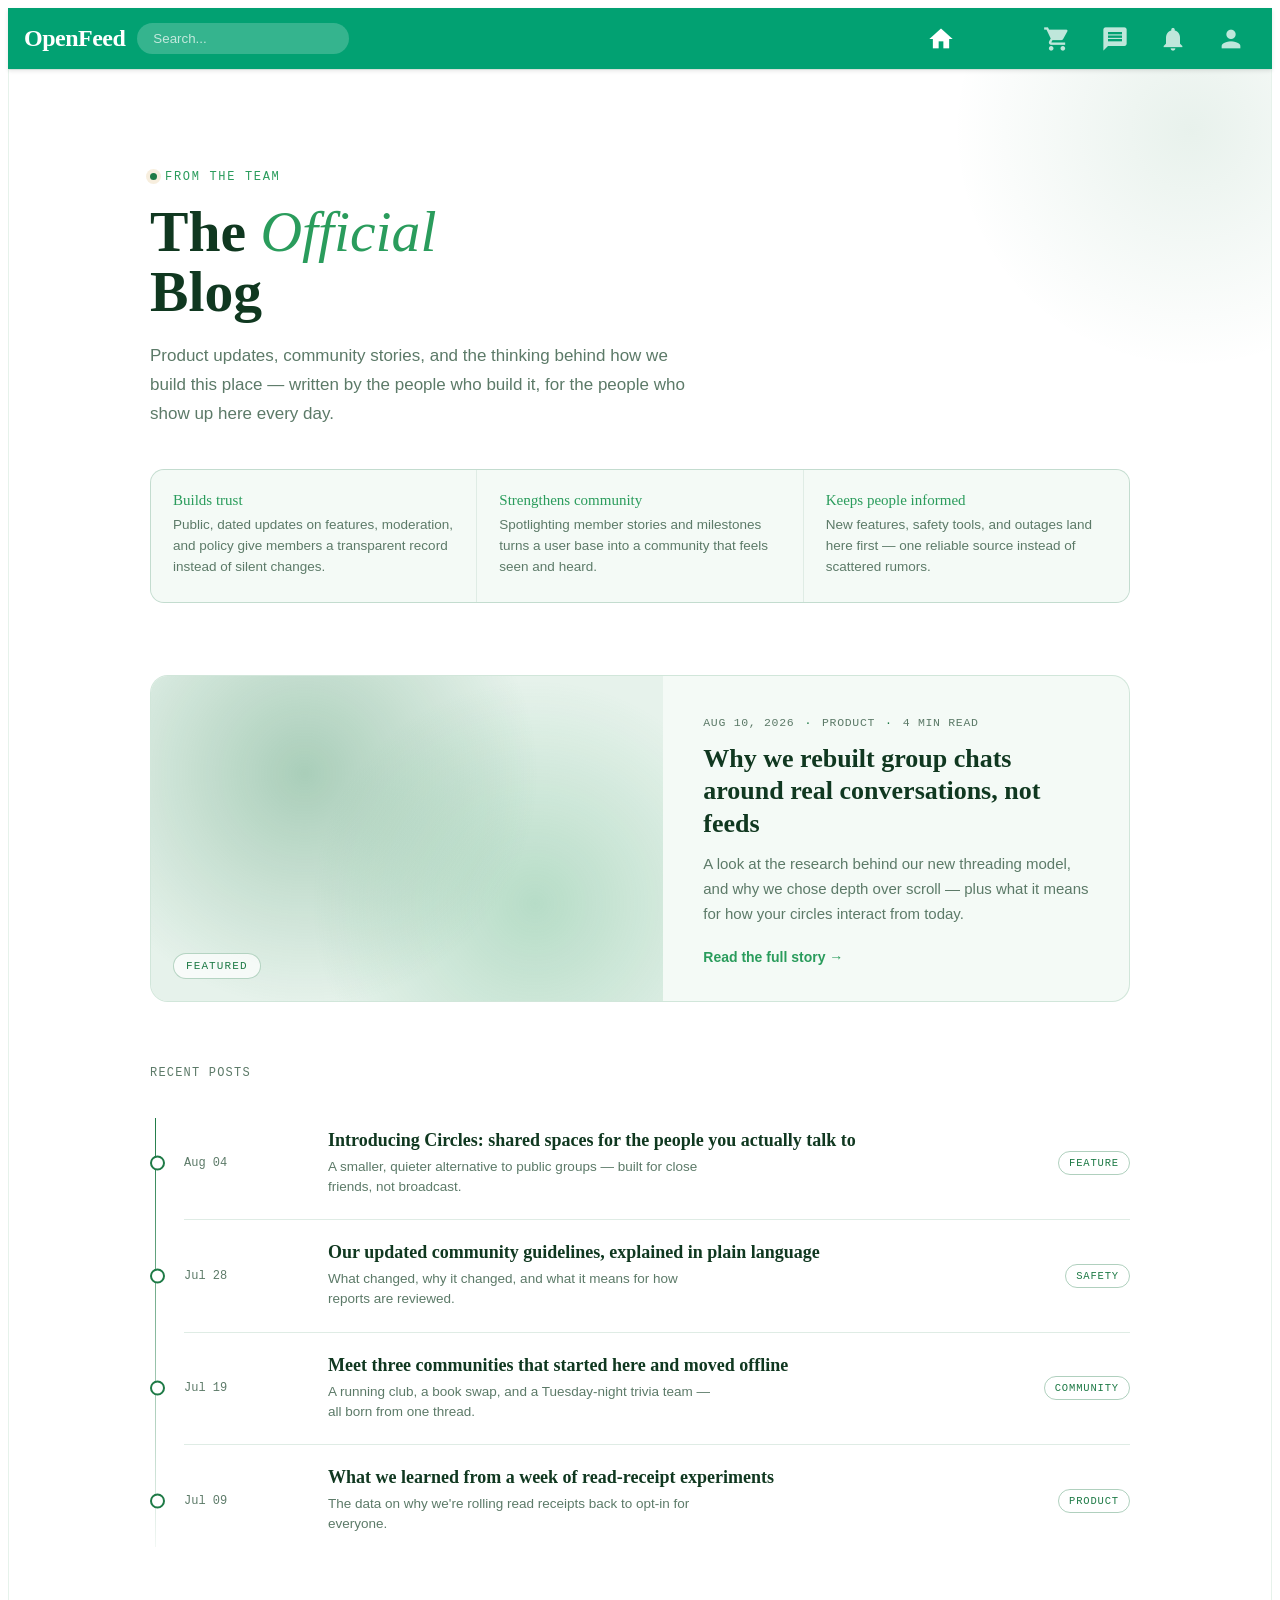
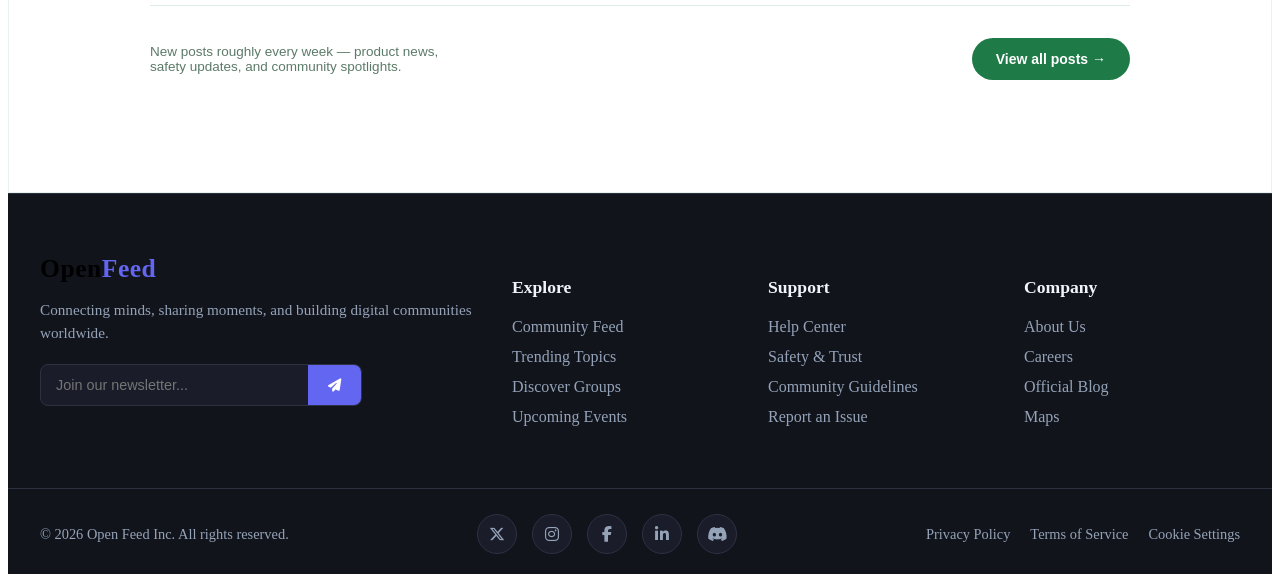
<file: blog.html>
<!DOCTYPE html>
<html lang="en">
<head>
    <meta charset="UTF-8">
    <meta name="viewport" content="width=device-width, initial-scale=1.0">
    <title>OpenFeed</title>
    <link rel="stylesheet" href="blog.css">

    <link rel="preconnect" href="https://fonts.googleapis.com">
    <link rel="preconnect" href="https://fonts.gstatic.com" crossorigin>
    <link href="https://fonts.googleapis.com/css2?family=Roboto:wght@300;400;500;700&display=swap" rel="stylesheet">
    <link href="https://fonts.googleapis.com/icon?family=Material+Icons" rel="stylesheet">
    <link rel="stylesheet" href="https://cdnjs.cloudflare.com/ajax/libs/font-awesome/6.5.2/css/all.min.css" />

</head>
<body>

    <nav class="navbar">
        <div class="nav-left">
            <h1>OpenFeed</h1>
            <input class="searchBar" type="text" placeholder="Search...">
        </div>
        <ul class="nav-links">
            <li class="nav-item">
                <a href="index.html" class="nav-link active">
                    <span class="material-icons">home</span>
                </a>
            </li>                                                                                                                                                                                                                                                                                                                                                                                                                           
            <li class="nav-item">
                <a href="videos.html" class="nav-link">
                    <span class="material-icons">play_circle</span>
                </a>
            </li>
            <li class="nav-item">
                <a href="market.html" class="nav-link">
                    <span class="material-icons">shopping_cart</span>
                </a>
            </li>
            <li class="nav-item">
                <a href="message.html" class="nav-link">
                    <span class="material-icons">message</span>
                </a>
            </li>
            <li class="nav-item">
                <a href="notification.html" class="nav-link">
                    <span class="material-icons">notifications</span>
                </a>
            </li>
            <li class="nav-item">
                <a href="person.html" class="nav-link">
                    <span class="material-icons">person</span>
                </a>
            </li>
        </ul>
    </nav>


    <section class="ob-section" id="official-blog" aria-labelledby="ob-heading">
  <div class="ob-container">

    <span class="ob-eyebrow">From the team</span>
    <h2 class="ob-title" id="ob-heading">The <em>Official</em> Blog</h2>
    <p class="ob-lede">
      Product updates, community stories, and the thinking behind how we build this place —
      written by the people who build it, for the people who show up here every day.
    </p>

    <!-- Why this blog matters -->
    <div class="ob-why">
      <div class="ob-why-item">
        <h3>Builds trust</h3>
        <p>Public, dated updates on features, moderation, and policy give members a transparent record instead of silent changes.</p>
      </div>
      <div class="ob-why-item">
        <h3>Strengthens community</h3>
        <p>Spotlighting member stories and milestones turns a user base into a community that feels seen and heard.</p>
      </div>
      <div class="ob-why-item">
        <h3>Keeps people informed</h3>
        <p>New features, safety tools, and outages land here first — one reliable source instead of scattered rumors.</p>
      </div>
    </div>

    <!-- Featured post -->
    <a class="ob-featured" href="#" style="text-decoration:none; color:inherit;">
      <div class="ob-featured-visual">
        <span>Featured</span>
      </div>
      <div class="ob-featured-body">
        <div class="ob-meta">
          <span>Aug 10, 2026</span><span class="ob-dot">·</span><span>Product</span><span class="ob-dot">·</span><span>4 min read</span>
        </div>
        <h3>Why we rebuilt group chats around real conversations, not feeds</h3>
        <p>
          A look at the research behind our new threading model, and why we chose depth over scroll —
          plus what it means for how your circles interact from today.
        </p>
        <span class="ob-link">Read the full story →</span>
      </div>
    </a>

    <!-- Thread of recent posts -->
    <p class="ob-thread-heading">Recent posts</p>
    <div class="ob-thread">

      <a class="ob-post" href="#">
        <span class="ob-post-date">Aug 04</span>
        <div class="ob-post-main">
          <h4>Introducing Circles: shared spaces for the people you actually talk to</h4>
          <p>A smaller, quieter alternative to public groups — built for close friends, not broadcast.</p>
        </div>
        <span class="ob-tag">Feature</span>
      </a>

      <a class="ob-post" href="#">
        <span class="ob-post-date">Jul 28</span>
        <div class="ob-post-main">
          <h4>Our updated community guidelines, explained in plain language</h4>
          <p>What changed, why it changed, and what it means for how reports are reviewed.</p>
        </div>
        <span class="ob-tag">Safety</span>
      </a>

      <a class="ob-post" href="#">
        <span class="ob-post-date">Jul 19</span>
        <div class="ob-post-main">
          <h4>Meet three communities that started here and moved offline</h4>
          <p>A running club, a book swap, and a Tuesday-night trivia team — all born from one thread.</p>
        </div>
        <span class="ob-tag">Community</span>
      </a>

      <a class="ob-post" href="#">
        <span class="ob-post-date">Jul 09</span>
        <div class="ob-post-main">
          <h4>What we learned from a week of read-receipt experiments</h4>
          <p>The data on why we're rolling read receipts back to opt-in for everyone.</p>
        </div>
        <span class="ob-tag">Product</span>
      </a>

    </div>

    <div class="ob-footer">
      <p>New posts roughly every week — product news, safety updates, and community spotlights.</p>
      <a class="ob-cta" href="#">View all posts →</a>
    </div>

  </div>
</section>


    <footer class="main-footer">
        <div class="footer-container">
            
            <!-- Column 1: Brand & Newsletter -->
            <div class="footer-col brand-newsletter">
                <h3 class="footer-logo">Open<span>Feed</span></h3>
                <p class="footer-tagline">Connecting minds, sharing moments, and building digital communities worldwide.</p>
                <form class="newsletter-form" action="#" method="POST">
                    <input type="email" placeholder="Join our newsletter..." required>
                    <button type="submit"><i class="fa-solid fa-paper-plane"></i></button>
                </form>
            </div>

            <!-- Column 2: Explore Links -->
            <div class="footer-col">
                <h4>Explore</h4>
                <ul>
                    <li><a href="#feed">Community Feed</a></li>
                    <li><a href="#trending">Trending Topics</a></li>
                    <li><a href="#groups">Discover Groups</a></li>
                    <li><a href="#events">Upcoming Events</a></li>
                </ul>
            </div>

            <!-- Column 3: Support Links -->
            <div class="footer-col">
                <h4>Support</h4>
                <ul>
                    <li><a href="#help">Help Center</a></li>
                    <li><a href="safety.html">Safety & Trust</a></li>
                    <li><a href="#guidelines">Community Guidelines</a></li>
                    <li><a href="#report">Report an Issue</a></li>
                </ul>
            </div>

            <!-- Column 4: Company Links -->
            <div class="footer-col">
                <h4>Company</h4>
                <ul>
                    <li><a href="/about.html">About Us</a></li>
                    <li><a href="/career.html">Careers</a></li>
                    <li><a href="/blog.html">Official Blog</a></li>
                    <li><a href="/maps.html">Maps</a></li>
                </ul>
            </div>

        </div>

        <!-- Footer Bottom: Socials and Legal -->
        <div class="footer-bottom">
            <div class="bottom-container">
                <p class="copyright">&copy; 2026 Open Feed Inc. All rights reserved.</p>
                
                <div class="social-links">
                    <a href="https://twitter.com" aria-label="Twitter" target="_blank"><i class="fa-brands fa-x-twitter"></i></a>
                    <a href="https://instagram.com" aria-label="Instagram" target="_blank"><i class="fa-brands fa-instagram"></i></a>
                    <a href="https://facebook.com" aria-label="Facebook" target="_blank"><i class="fa-brands fa-facebook-f"></i></a>
                    <a href="https://linkedin.com" aria-label="LinkedIn" target="_blank"><i class="fa-brands fa-linkedin-in"></i></a>
                    <a href="https://discord.com" aria-label="Discord" target="_blank"><i class="fa-brands fa-discord"></i></a>
                </div>

                <div class="legal-links">
                    <a href="#privacy">Privacy Policy</a>
                    <a href="#terms">Terms of Service</a>
                    <a href="#cookies">Cookie Settings</a>
                </div>
            </div>
        </div>
    </footer>
    <!-- END OF FOOTER -->

    <script src="maps.js" defer></script>
</body>
</html>
</file>
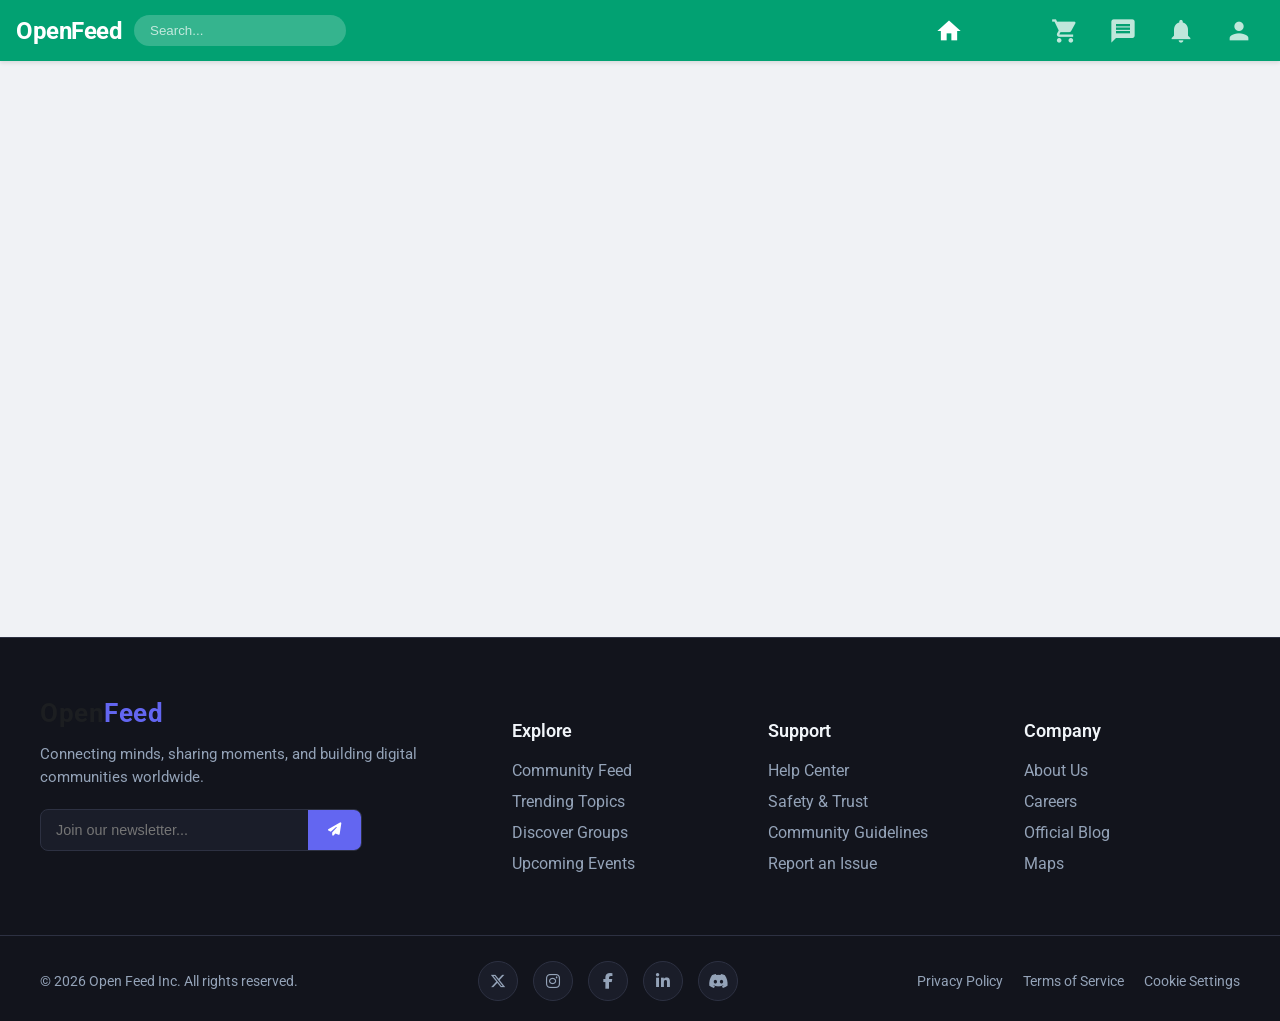
<file: maps.html>
<!DOCTYPE html>
<html lang="en">
<head>
    <meta charset="UTF-8">
    <meta name="viewport" content="width=device-width, initial-scale=1.0">
    <title>OpenFeed</title>
    <link rel="stylesheet" href="maps.css">

    <link rel="preconnect" href="https://fonts.googleapis.com">
    <link rel="preconnect" href="https://fonts.gstatic.com" crossorigin>
    <link href="https://fonts.googleapis.com/css2?family=Roboto:wght@300;400;500;700&display=swap" rel="stylesheet">
    <link href="https://fonts.googleapis.com/icon?family=Material+Icons" rel="stylesheet">
    <link rel="stylesheet" href="https://cdnjs.cloudflare.com/ajax/libs/font-awesome/6.5.2/css/all.min.css" />

</head>
<body>

    <nav class="navbar">
        <div class="nav-left">
            <h1>OpenFeed</h1>
            <input class="searchBar" type="text" placeholder="Search...">
        </div>
        <ul class="nav-links">
            <li class="nav-item">
                <a href="index.html" class="nav-link active">
                    <span class="material-icons">home</span>
                </a>
            </li>                                                                                                                                                                                                                                                                                                                                                                                                                           
            <li class="nav-item">
                <a href="videos.html" class="nav-link">
                    <span class="material-icons">play_circle</span>
                </a>
            </li>
            <li class="nav-item">
                <a href="market.html" class="nav-link">
                    <span class="material-icons">shopping_cart</span>
                </a>
            </li>
            <li class="nav-item">
                <a href="message.html" class="nav-link">
                    <span class="material-icons">message</span>
                </a>
            </li>
            <li class="nav-item">
                <a href="notification.html" class="nav-link">
                    <span class="material-icons">notifications</span>
                </a>
            </li>
            <li class="nav-item">
                <a href="person.html" class="nav-link">
                    <span class="material-icons">person</span>
                </a>
            </li>
        </ul>
    </nav>

    <div class="maps-container">
        <iframe src="https://www.google.com/maps/embed?pb=!1m18!1m12!1m3!1d31177.569946736436!2d27.838152449999995!3d-12.369783300000002!2m3!1f0!2f0!3f0!3m2!1i1024!2i768!4f13.1!3m3!1m2!1s0x196da1763637f709%3A0xaf10d0417316064!2sChililabombwe!5e0!3m2!1sen!2szm!4v1786384124138!5m2!1sen!2szm" width="600" height="450" style="border:0;" allowfullscreen="" loading="lazy" referrerpolicy="strict-origin-when-cross-origin"></iframe>
    </div>

     <footer class="main-footer">
        <div class="footer-container">
            
            <!-- Column 1: Brand & Newsletter -->
            <div class="footer-col brand-newsletter">
                <h3 class="footer-logo">Open<span>Feed</span></h3>
                <p class="footer-tagline">Connecting minds, sharing moments, and building digital communities worldwide.</p>
                <form class="newsletter-form" action="#" method="POST">
                    <input type="email" placeholder="Join our newsletter..." required>
                    <button type="submit"><i class="fa-solid fa-paper-plane"></i></button>
                </form>
            </div>

            <!-- Column 2: Explore Links -->
            <div class="footer-col">
                <h4>Explore</h4>
                <ul>
                    <li><a href="#feed">Community Feed</a></li>
                    <li><a href="#trending">Trending Topics</a></li>
                    <li><a href="#groups">Discover Groups</a></li>
                    <li><a href="#events">Upcoming Events</a></li>
                </ul>
            </div>

            <!-- Column 3: Support Links -->
            <div class="footer-col">
                <h4>Support</h4>
                <ul>
                    <li><a href="#help">Help Center</a></li>
                    <li><a href="safety.html">Safety & Trust</a></li>
                    <li><a href="#guidelines">Community Guidelines</a></li>
                    <li><a href="#report">Report an Issue</a></li>
                </ul>
            </div>

            <!-- Column 4: Company Links -->
            <div class="footer-col">
                <h4>Company</h4>
                <ul>
                    <li><a href="#about">About Us</a></li>
                    <li><a href="#careers">Careers</a></li>
                    <li><a href="#blog">Official Blog</a></li>
                    <li><a href="/maps.html">Maps</a></li>
                </ul>
            </div>

        </div>

        <!-- Footer Bottom: Socials and Legal -->
        <div class="footer-bottom">
            <div class="bottom-container">
                <p class="copyright">&copy; 2026 Open Feed Inc. All rights reserved.</p>
                
                <div class="social-links">
                    <a href="https://twitter.com" aria-label="Twitter" target="_blank"><i class="fa-brands fa-x-twitter"></i></a>
                    <a href="https://instagram.com" aria-label="Instagram" target="_blank"><i class="fa-brands fa-instagram"></i></a>
                    <a href="https://facebook.com" aria-label="Facebook" target="_blank"><i class="fa-brands fa-facebook-f"></i></a>
                    <a href="https://linkedin.com" aria-label="LinkedIn" target="_blank"><i class="fa-brands fa-linkedin-in"></i></a>
                    <a href="https://discord.com" aria-label="Discord" target="_blank"><i class="fa-brands fa-discord"></i></a>
                </div>

                <div class="legal-links">
                    <a href="#privacy">Privacy Policy</a>
                    <a href="#terms">Terms of Service</a>
                    <a href="#cookies">Cookie Settings</a>
                </div>
            </div>
        </div>
    </footer>
    <!-- END OF FOOTER -->

    <script src="maps.js" defer></script>
</body>
</html>
</file>
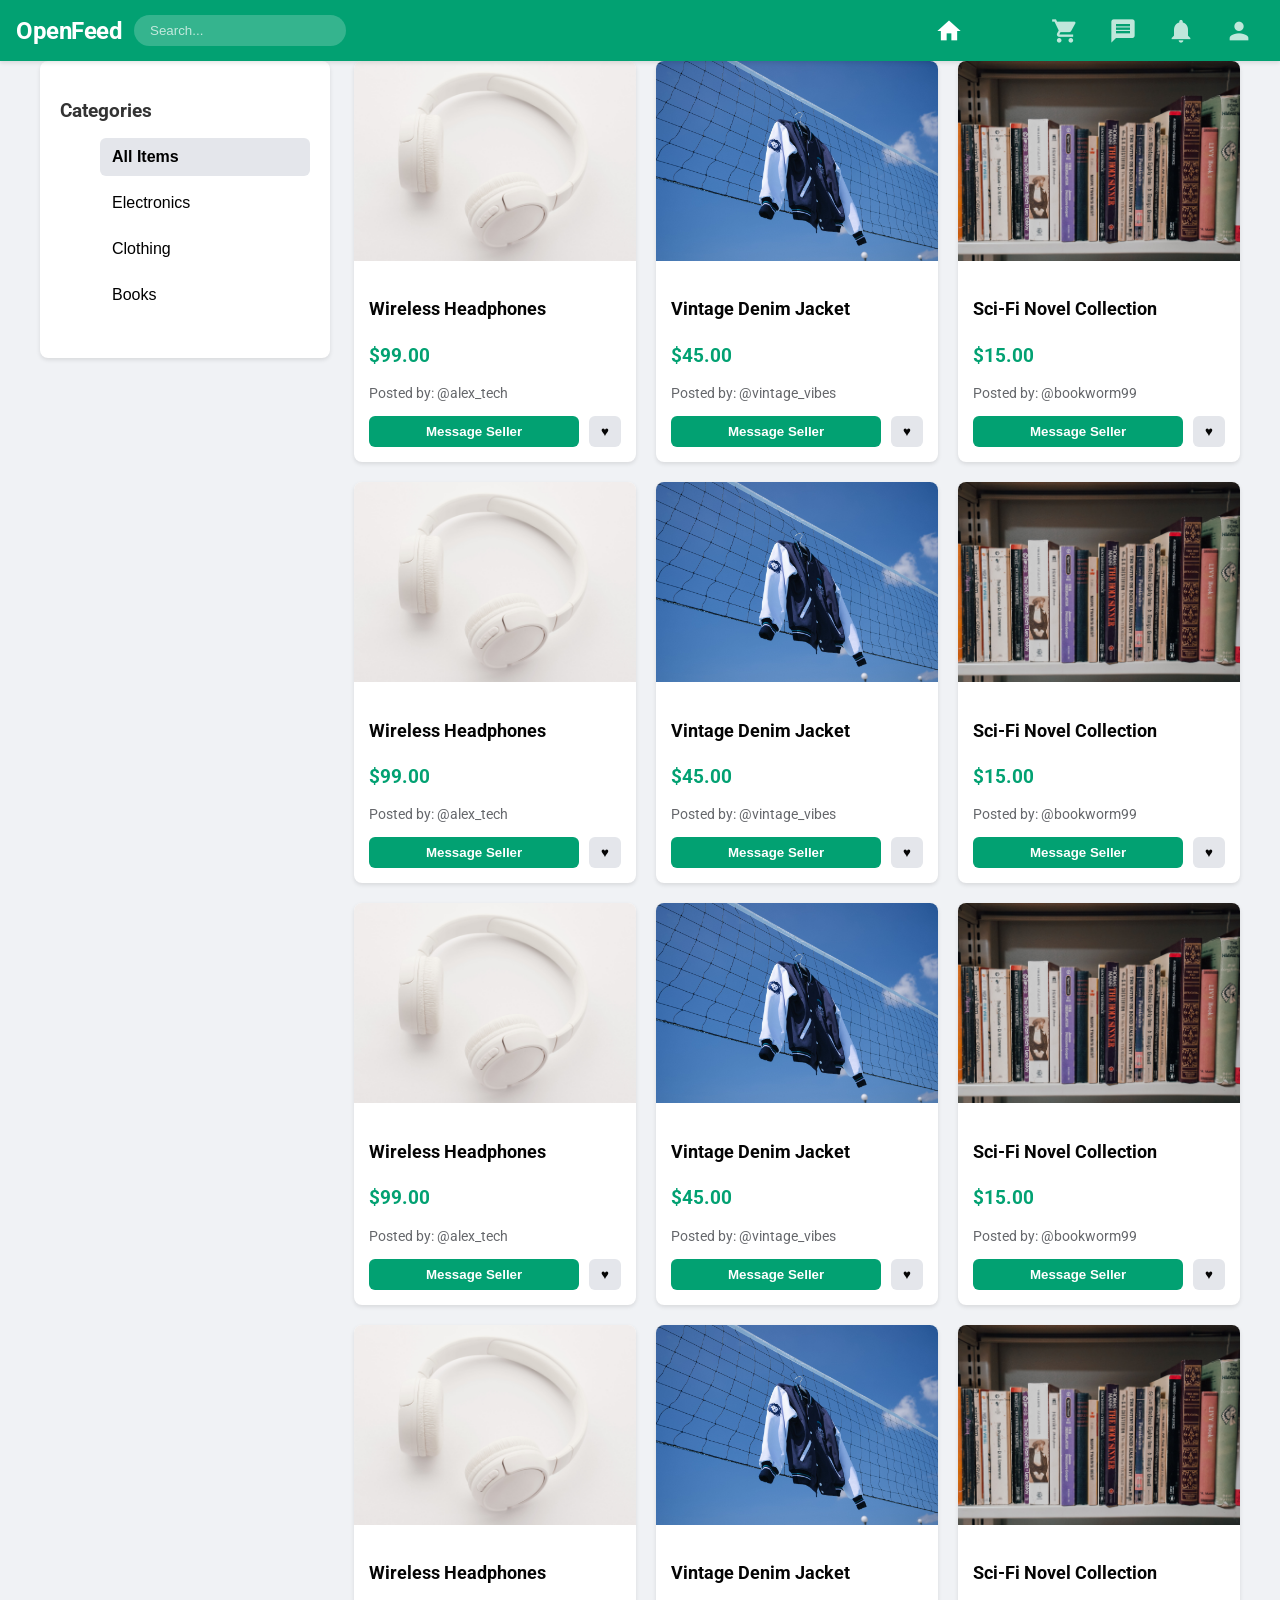
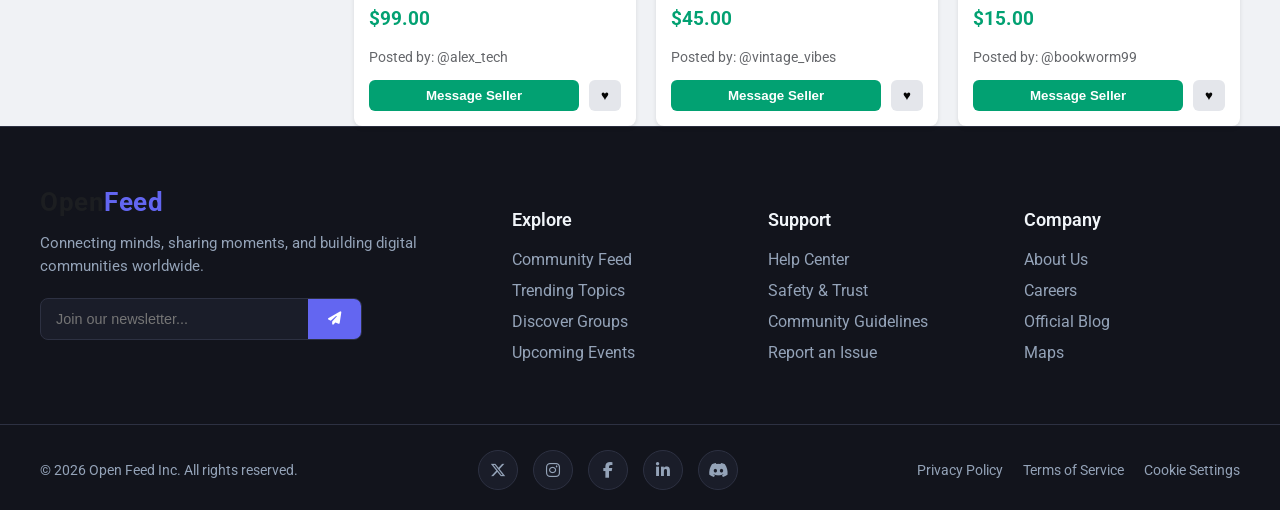
<file: market.html>
<!DOCTYPE html>
<html lang="en">
<head>
    <meta charset="UTF-8">
    <meta name="viewport" content="width=device-width, initial-scale=1.0">
    <title>Market</title>
    <link rel="stylesheet" href="market.css">

    <link rel="preconnect" href="https://fonts.googleapis.com">
    <link rel="preconnect" href="https://fonts.gstatic.com" crossorigin>
    <link href="https://fonts.googleapis.com/css2?family=Roboto:wght@300;400;500;700&display=swap" rel="stylesheet">
    <link href="https://fonts.googleapis.com/icon?family=Material+Icons" rel="stylesheet">
    <link rel="stylesheet" href="https://cdnjs.cloudflare.com/ajax/libs/font-awesome/6.5.2/css/all.min.css" />
</head>
<body>

    <nav class="navbar">
        <div class="nav-left">
            <h1>OpenFeed</h1>
            <input class="searchBar" type="text" placeholder="Search...">
        </div>
        <ul class="nav-links">
            <li class="nav-item">
                <a href="index.html" class="nav-link active">
                    <span class="material-icons">home</span>
                </a>
            </li>                                                                                                                                                                                                                                                                                                                                                                                                                           
            <li class="nav-item">
                <a href="videos.html" class="nav-link">
                    <span class="material-icons">play_circle</span>
                </a>
            </li>
            <li class="nav-item">
                <a href="market.html" class="nav-link">
                    <span class="material-icons">shopping_cart</span>
                </a>
            </li>
            <li class="nav-item">
                <a href="message.html" class="nav-link">
                    <span class="material-icons">message</span>
                </a>
            </li>
            <li class="nav-item">
                <a href="notification.html" class="nav-link">
                    <span class="material-icons">notifications</span>
                </a>
            </li>
            <li class="nav-item">
                <a href="person.html" class="nav-link">
                    <span class="material-icons">person</span>
                </a>
            </li>
        </ul>
    </nav>

   <!-- Main Market Section Container -->
  <main class="market-container">
    
    <!-- Sidebar for Filters -->
    <aside class="market-sidebar">
      <h3>Categories</h3>
      <ul class="filter-list">
        <li><button class="filter-btn active" data-category="all">All Items</button></li>
        <li><button class="filter-btn" data-category="electronics">Electronics</button></li>
        <li><button class="filter-btn" data-category="clothing">Clothing</button></li>
        <li><button class="filter-btn" data-category="books">Books</button></li>
      </ul>
    </aside>

    <!-- Product Grid Feed -->
    <section class="market-feed">
      
      <!-- Card 1 -->
      <div class="product-card" data-category="electronics">
        <div class="product-image">
          <img src="imgs/headphones.jpg" alt="Wireless Headphones">
        </div>
        <div class="product-info">
          <h4 class="product-title">Wireless Headphones</h4>
          <p class="product-price">$99.00</p>
          <p class="product-seller">Posted by: @alex_tech</p>
          <div class="card-actions">
            <button class="btn-msg">Message Seller</button>
            <button class="btn-fav">♥</button>
          </div>
        </div>
      </div>

      <!-- Card 2 -->
      <div class="product-card" data-category="clothing">
        <div class="product-image">
          <img src="imgs/jacket.jpg" alt="Vintage Jacket">
        </div>
        <div class="product-info">
          <h4 class="product-title">Vintage Denim Jacket</h4>
          <p class="product-price">$45.00</p>
          <p class="product-seller">Posted by: @vintage_vibes</p>
          <div class="card-actions">
            <button class="btn-msg">Message Seller</button>
            <button class="btn-fav">♥</button>
          </div>
        </div>
      </div>

      <!-- Card 3 -->
      <div class="product-card" data-category="books">
        <div class="product-image">
          <img src="imgs/novels.jpg" alt="Sci-Fi Novel">
        </div>
        <div class="product-info">
          <h4 class="product-title">Sci-Fi Novel Collection</h4>
          <p class="product-price">$15.00</p>
          <p class="product-seller">Posted by: @bookworm99</p>
          <div class="card-actions">
            <button class="btn-msg">Message Seller</button>
            <button class="btn-fav">♥</button>
          </div>
        </div>
      </div>


        <!-- Card 1 -->
      <div class="product-card" data-category="electronics">
        <div class="product-image">
          <img src="imgs/headphones.jpg" alt="Wireless Headphones">
        </div>
        <div class="product-info">
          <h4 class="product-title">Wireless Headphones</h4>
          <p class="product-price">$99.00</p>
          <p class="product-seller">Posted by: @alex_tech</p>
          <div class="card-actions">
            <button class="btn-msg">Message Seller</button>
            <button class="btn-fav">♥</button>
          </div>
        </div>
      </div>

      <!-- Card 2 -->
      <div class="product-card" data-category="clothing">
        <div class="product-image">
          <img src="imgs/jacket.jpg" alt="Vintage Jacket">
        </div>
        <div class="product-info">
          <h4 class="product-title">Vintage Denim Jacket</h4>
          <p class="product-price">$45.00</p>
          <p class="product-seller">Posted by: @vintage_vibes</p>
          <div class="card-actions">
            <button class="btn-msg">Message Seller</button>
            <button class="btn-fav">♥</button>
          </div>
        </div>
      </div>

      <!-- Card 3 -->
      <div class="product-card" data-category="books">
        <div class="product-image">
          <img src="imgs/novels.jpg" alt="Sci-Fi Novel">
        </div>
        <div class="product-info">
          <h4 class="product-title">Sci-Fi Novel Collection</h4>
          <p class="product-price">$15.00</p>
          <p class="product-seller">Posted by: @bookworm99</p>
          <div class="card-actions">
            <button class="btn-msg">Message Seller</button>
            <button class="btn-fav">♥</button>
          </div>
        </div>
      </div>


        <!-- Card 1 -->
      <div class="product-card" data-category="electronics">
        <div class="product-image">
          <img src="imgs/headphones.jpg" alt="Wireless Headphones">
        </div>
        <div class="product-info">
          <h4 class="product-title">Wireless Headphones</h4>
          <p class="product-price">$99.00</p>
          <p class="product-seller">Posted by: @alex_tech</p>
          <div class="card-actions">
            <button class="btn-msg">Message Seller</button>
            <button class="btn-fav">♥</button>
          </div>
        </div>
      </div>

      <!-- Card 2 -->
      <div class="product-card" data-category="clothing">
        <div class="product-image">
          <img src="imgs/jacket.jpg" alt="Vintage Jacket">
        </div>
        <div class="product-info">
          <h4 class="product-title">Vintage Denim Jacket</h4>
          <p class="product-price">$45.00</p>
          <p class="product-seller">Posted by: @vintage_vibes</p>
          <div class="card-actions">
            <button class="btn-msg">Message Seller</button>
            <button class="btn-fav">♥</button>
          </div>
        </div>
      </div>

      <!-- Card 3 -->
      <div class="product-card" data-category="books">
        <div class="product-image">
          <img src="imgs/novels.jpg" alt="Sci-Fi Novel">
        </div>
        <div class="product-info">
          <h4 class="product-title">Sci-Fi Novel Collection</h4>
          <p class="product-price">$15.00</p>
          <p class="product-seller">Posted by: @bookworm99</p>
          <div class="card-actions">
            <button class="btn-msg">Message Seller</button>
            <button class="btn-fav">♥</button>
          </div>
        </div>
      </div>


        <!-- Card 1 -->
      <div class="product-card" data-category="electronics">
        <div class="product-image">
          <img src="imgs/headphones.jpg" alt="Wireless Headphones">
        </div>
        <div class="product-info">
          <h4 class="product-title">Wireless Headphones</h4>
          <p class="product-price">$99.00</p>
          <p class="product-seller">Posted by: @alex_tech</p>
          <div class="card-actions">
            <button class="btn-msg">Message Seller</button>
            <button class="btn-fav">♥</button>
          </div>
        </div>
      </div>

      <!-- Card 2 -->
      <div class="product-card" data-category="clothing">
        <div class="product-image">
          <img src="imgs/jacket.jpg" alt="Vintage Jacket">
        </div>
        <div class="product-info">
          <h4 class="product-title">Vintage Denim Jacket</h4>
          <p class="product-price">$45.00</p>
          <p class="product-seller">Posted by: @vintage_vibes</p>
          <div class="card-actions">
            <button class="btn-msg">Message Seller</button>
            <button class="btn-fav">♥</button>
          </div>
        </div>
      </div>

      <!-- Card 3 -->
      <div class="product-card" data-category="books">
        <div class="product-image">
          <img src="imgs/novels.jpg" alt="Sci-Fi Novel">
        </div>
        <div class="product-info">
          <h4 class="product-title">Sci-Fi Novel Collection</h4>
          <p class="product-price">$15.00</p>
          <p class="product-seller">Posted by: @bookworm99</p>
          <div class="card-actions">
            <button class="btn-msg">Message Seller</button>
            <button class="btn-fav">♥</button>
          </div>
        </div>
      </div>


    </section>
  </main>

     <footer class="main-footer">
        <div class="footer-container">
            
            <!-- Column 1: Brand & Newsletter -->
            <div class="footer-col brand-newsletter">
                <h3 class="footer-logo">Open<span>Feed</span></h3>
                <p class="footer-tagline">Connecting minds, sharing moments, and building digital communities worldwide.</p>
                <form class="newsletter-form" action="#" method="POST">
                    <input type="email" placeholder="Join our newsletter..." required>
                    <button type="submit"><i class="fa-solid fa-paper-plane"></i></button>
                </form>
            </div>

            <!-- Column 2: Explore Links -->
            <div class="footer-col">
                <h4>Explore</h4>
                <ul>
                    <li><a href="#feed">Community Feed</a></li>
                    <li><a href="#trending">Trending Topics</a></li>
                    <li><a href="#groups">Discover Groups</a></li>
                    <li><a href="#events">Upcoming Events</a></li>
                </ul>
            </div>

            <!-- Column 3: Support Links -->
            <div class="footer-col">
                <h4>Support</h4>
                <ul>
                    <li><a href="#help">Help Center</a></li>
                    <li><a href="safety.html">Safety & Trust</a></li>
                    <li><a href="#guidelines">Community Guidelines</a></li>
                    <li><a href="#report">Report an Issue</a></li>
                </ul>
            </div>

            <!-- Column 4: Company Links -->
            <div class="footer-col">
                <h4>Company</h4>
                <ul>
                    <li><a href="#about">About Us</a></li>
                    <li><a href="#careers">Careers</a></li>
                    <li><a href="#blog">Official Blog</a></li>
                    <li><a href="maps.html">Maps</a></li>
                </ul>
            </div>

        </div>

        <!-- Footer Bottom: Socials and Legal -->
        <div class="footer-bottom">
            <div class="bottom-container">
                <p class="copyright">&copy; 2026 Open Feed Inc. All rights reserved.</p>
                
                <div class="social-links">
                    <a href="https://twitter.com" aria-label="Twitter" target="_blank"><i class="fa-brands fa-x-twitter"></i></a>
                    <a href="https://instagram.com" aria-label="Instagram" target="_blank"><i class="fa-brands fa-instagram"></i></a>
                    <a href="https://facebook.com" aria-label="Facebook" target="_blank"><i class="fa-brands fa-facebook-f"></i></a>
                    <a href="https://linkedin.com" aria-label="LinkedIn" target="_blank"><i class="fa-brands fa-linkedin-in"></i></a>
                    <a href="https://discord.com" aria-label="Discord" target="_blank"><i class="fa-brands fa-discord"></i></a>
                </div>

                <div class="legal-links">
                    <a href="#privacy">Privacy Policy</a>
                    <a href="#terms">Terms of Service</a>
                    <a href="#cookies">Cookie Settings</a>
                </div>
            </div>
        </div>
    </footer>
    <!-- END OF FOOTER -->

   <script src="market.js" defer></script>
</body>
</html>
</file>
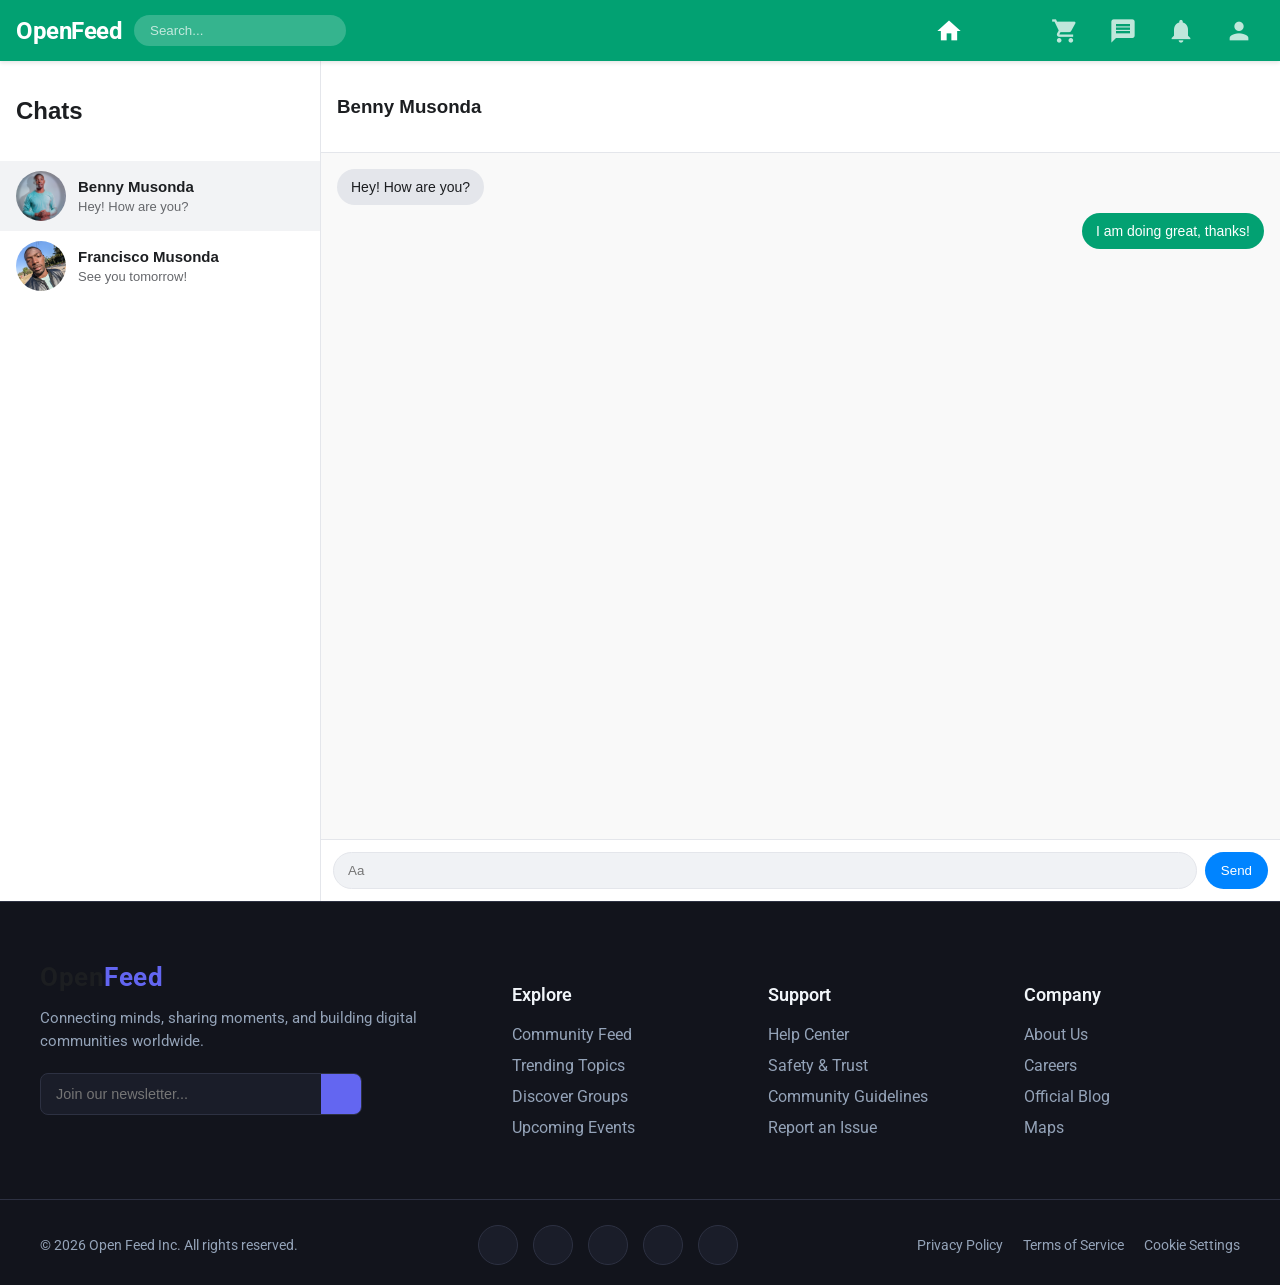
<file: message.html>
<!DOCTYPE html>
<html lang="en">
<head>
    <meta charset="UTF-8">
    <meta name="viewport" content="width=device-width, initial-scale=1.0">
    <title>Message</title>
    <link rel="stylesheet" href="message.css">

    <link rel="preconnect" href="https://fonts.googleapis.com">
    <link rel="preconnect" href="https://fonts.gstatic.com" crossorigin>
    <link href="https://fonts.googleapis.com/css2?family=Roboto:wght@300;400;500;700&display=swap" rel="stylesheet">
    <link href="https://fonts.googleapis.com/icon?family=Material+Icons" rel="stylesheet">
</head>
<body>

    <nav class="navbar">
        <div class="nav-left">
            <h1>OpenFeed</h1>
            <input class="searchBar" type="text" placeholder="Search...">
        </div>
        <ul class="nav-links">
            <li class="nav-item">
                <a href="index.html" class="nav-link active">
                    <span class="material-icons">home</span>
                </a>
            </li>                                                                                                                                                                                                                                                                                                                                                                                                                           
            <li class="nav-item">
                <a href="videos.html" class="nav-link">
                    <span class="material-icons">play_circle</span>
                </a>
            </li>
            <li class="nav-item">
                <a href="market.html" class="nav-link">
                    <span class="material-icons">shopping_cart</span>
                </a>
            </li>
            <li class="nav-item">
                <a href="message.html" class="nav-link">
                    <span class="material-icons">message</span>
                </a>
            </li>
            <li class="nav-item">
                <a href="notification.html" class="nav-link">
                    <span class="material-icons">notifications</span>
                </a>
            </li>
            <li class="nav-item">
                <a href="person.html" class="nav-link">
                    <span class="material-icons">person</span>
                </a>
            </li>
        </ul>
    </nav>

  <main>
    <div class="messenger-container">
 
  <div class="conversations-sidebar">
    <div class="sidebar-header">
      <h2>Chats</h2>
    </div>
    <div class="conversation-list">
      <div class="conversation active" onclick="switchChat('Benny Musonda', 'Hey! How are you?')">
        <img src="imgs/Profile-Picture.jpg" alt="User">
        <div class="chat-preview">
          <h4>Benny Musonda</h4>
          <p>Hey! How are you?</p>
        </div>
      </div>
      <div class="conversation" onclick="switchChat('Francisco Musonda', 'See you tomorrow!')">
        <img src="imgs/Friend-Picture.jpg" alt="User">
        <div class="chat-preview">
          <h4>Francisco Musonda</h4>
          <p>See you tomorrow!</p>
        </div>
      </div>
    </div>
  </div>
         
  <div class="chat-window">
    <div class="chat-header">
      <h3 id="active-chat-name">Benny Musonda</h3>
    </div>
    <div class="chat-messages" id="chat-messages-box">
      <div class="message received">Hey! How are you?</div>
      <div class="message sent">I am doing great, thanks!</div>
    </div>
    <div class="chat-input-area">
      <input type="text" id="message-input" placeholder="Aa" onkeypress="checkSend(event)">
      <button onclick="sendMessage()">Send</button>
    </div>
  </div>
</div>
  </main>

  <footer class="main-footer">
        <div class="footer-container">
            
            <!-- Column 1: Brand & Newsletter -->
            <div class="footer-col brand-newsletter">
                <h3 class="footer-logo">Open<span>Feed</span></h3>
                <p class="footer-tagline">Connecting minds, sharing moments, and building digital communities worldwide.</p>
                <form class="newsletter-form" action="#" method="POST">
                    <input type="email" placeholder="Join our newsletter..." required>
                    <button type="submit"><i class="fa-solid fa-paper-plane"></i></button>
                </form>
            </div>

            <!-- Column 2: Explore Links -->
            <div class="footer-col">
                <h4>Explore</h4>
                <ul>
                    <li><a href="#feed">Community Feed</a></li>
                    <li><a href="#trending">Trending Topics</a></li>
                    <li><a href="#groups">Discover Groups</a></li>
                    <li><a href="#events">Upcoming Events</a></li>
                </ul>
            </div>

            <!-- Column 3: Support Links -->
            <div class="footer-col">
                <h4>Support</h4>
                <ul>
                    <li><a href="#help">Help Center</a></li>
                    <li><a href="safety.html">Safety & Trust</a></li>
                    <li><a href="#guidelines">Community Guidelines</a></li>
                    <li><a href="#report">Report an Issue</a></li>
                </ul>
            </div>

            <!-- Column 4: Company Links -->
            <div class="footer-col">
                <h4>Company</h4>
                <ul>
                    <li><a href="#about">About Us</a></li>
                    <li><a href="#careers">Careers</a></li>
                    <li><a href="#blog">Official Blog</a></li>
                    <li><a href="maps.html">Maps</a></li>
                </ul>
            </div>

        </div>

        <!-- Footer Bottom: Socials and Legal -->
        <div class="footer-bottom">
            <div class="bottom-container">
                <p class="copyright">&copy; 2026 Open Feed Inc. All rights reserved.</p>
                
                <div class="social-links">
                    <a href="https://twitter.com" aria-label="Twitter" target="_blank"><i class="fa-brands fa-x-twitter"></i></a>
                    <a href="https://instagram.com" aria-label="Instagram" target="_blank"><i class="fa-brands fa-instagram"></i></a>
                    <a href="https://facebook.com" aria-label="Facebook" target="_blank"><i class="fa-brands fa-facebook-f"></i></a>
                    <a href="https://linkedin.com" aria-label="LinkedIn" target="_blank"><i class="fa-brands fa-linkedin-in"></i></a>
                    <a href="https://discord.com" aria-label="Discord" target="_blank"><i class="fa-brands fa-discord"></i></a>
                </div>

                <div class="legal-links">
                    <a href="#privacy">Privacy Policy</a>
                    <a href="#terms">Terms of Service</a>
                    <a href="#cookies">Cookie Settings</a>
                </div>
            </div>
        </div>
    </footer>
    <!-- END OF FOOTER -->

   <script src="message.js" defer></script>
</body>
</html>
</file>
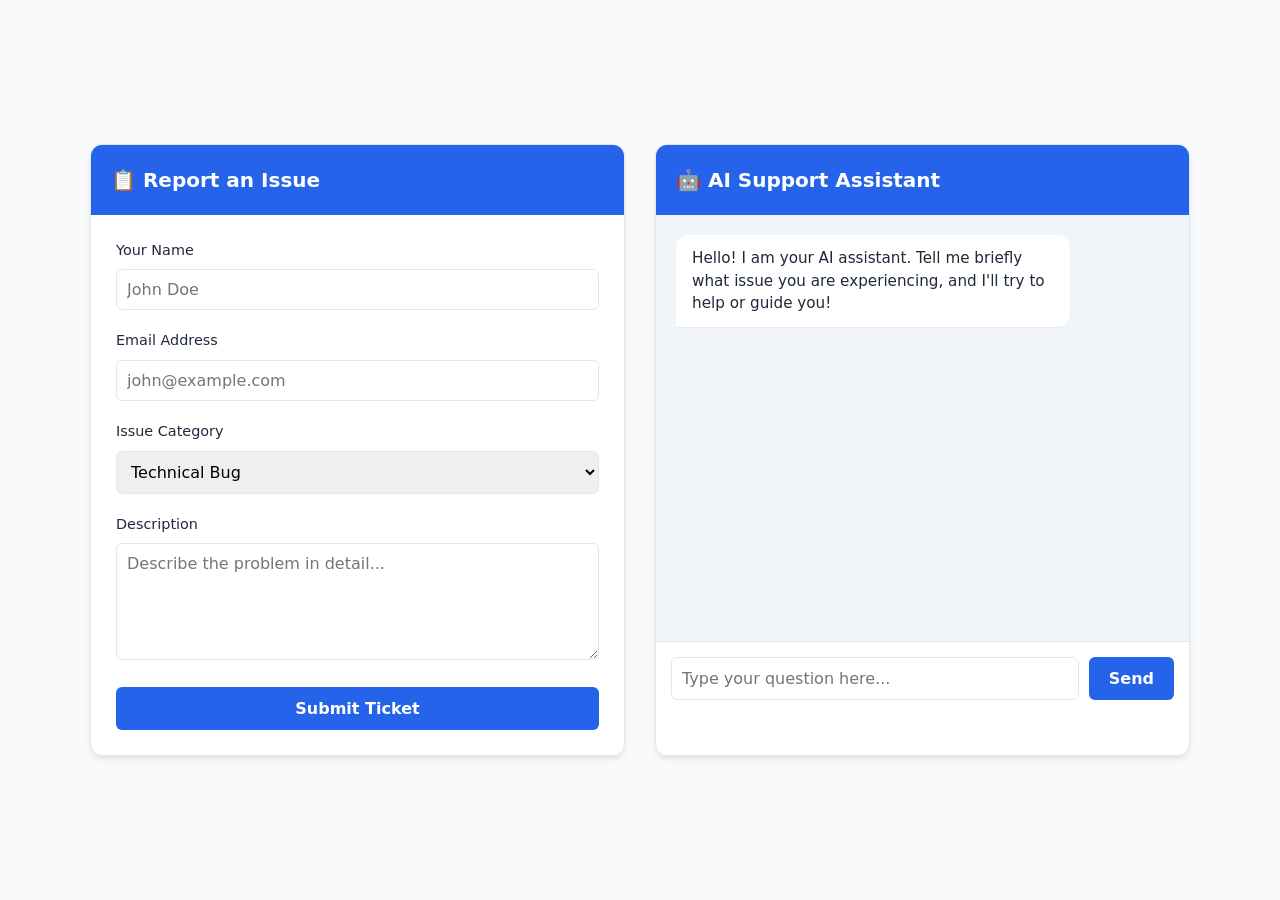
<file: support.html>
<!DOCTYPE html>
<html lang="en">
<head>
    <meta charset="UTF-8">
    <meta name="viewport" content="width=device-width, initial-scale=1.0">
    <title>Report an Issue & AI Support</title>
    <style>
        :root {
            --primary: #2563eb;
            --primary-hover: #1d4ed8;
            --background: #f8fafc;
            --text: #1e293b;
            --card-bg: #ffffff;
            --border: #e2e8f0;
        }

        * {
            box-sizing: border-box;
            margin: 0;
            padding: 0;
            font-family: system-ui, -apple-system, sans-serif;
        }

        body {
            background-color: var(--background);
            color: var(--text);
            line-height: 1.5;
            padding: 20px;
            display: flex;
            justify-content: center;
            align-items: center;
            min-height: 100vh;
        }

        .container {
            display: grid;
            grid-template-columns: 1fr 1fr;
            gap: 30px;
            width: 100%;
            max-width: 1100px;
        }

        @media (max-width: 768px) {
            .container {
                grid-template-columns: 1fr;
            }
        }

        .card {
            background: var(--card-bg);
            border-radius: 12px;
            box-shadow: 0 4px 6px -1px rgba(0, 0, 0, 0.1);
            border: 1px solid var(--border);
            display: flex;
            flex-direction: column;
            overflow: hidden;
        }

        .card-header {
            background: var(--primary);
            color: white;
            padding: 20px;
            font-size: 1.25rem;
            font-weight: 600;
        }

        /* Form Styling */
        .form-body {
            padding: 25px;
        }

        .form-group {
            margin-bottom: 20px;
        }

        label {
            display: block;
            margin-bottom: 8px;
            font-weight: 500;
            font-size: 0.9rem;
        }

        input, textarea, select {
            width: 100%;
            padding: 10px;
            border: 1px solid var(--border);
            border-radius: 6px;
            font-size: 1rem;
            outline: none;
            transition: border-color 0.2s;
        }

        input:focus, textarea:focus, select:focus {
            border-color: var(--primary);
        }

        button {
            background: var(--primary);
            color: white;
            border: none;
            padding: 12px 20px;
            border-radius: 6px;
            cursor: pointer;
            font-size: 1rem;
            font-weight: 600;
            width: 100%;
            transition: background 0.2s;
        }

        button:hover {
            background: var(--primary-hover);
        }

        /* Chatbot Styling */
        .chat-container {
            height: 500px;
            display: flex;
            flex-direction: column;
        }

        .chat-messages {
            flex: 1;
            padding: 20px;
            overflow-y: auto;
            display: flex;
            flex-direction: column;
            gap: 15px;
            background: #f1f5f9;
        }

        .message {
            max-width: 80%;
            padding: 12px 16px;
            border-radius: 12px;
            font-size: 0.95rem;
        }

        .message.bot {
            background: white;
            align-self: flex-start;
            border-bottom-left-radius: 2px;
            box-shadow: 0 1px 2px rgba(0,0,0,0.05);
        }

        .message.user {
            background: var(--primary);
            color: white;
            align-self: flex-end;
            border-bottom-right-radius: 2px;
        }

        .chat-input-area {
            display: flex;
            padding: 15px;
            gap: 10px;
            border-top: 1px solid var(--border);
            background: white;
        }

        .chat-input-area input {
            flex: 1;
        }

        .chat-input-area button {
            width: auto;
        }
    </style>
</head>
<body>

<div class="container">
    <!-- Left Column: Issue Report Form -->
    <div class="card">
        <div class="card-header">📋 Report an Issue</div>
        <form class="form-body" id="issueForm">
            <div class="form-group">
                <label for="name">Your Name</label>
                <input type="text" id="name" required placeholder="John Doe">
            </div>
            <div class="form-group">
                <label for="email">Email Address</label>
                <input type="email" id="email" required placeholder="john@example.com">
            </div>
            <div class="form-group">
                <label for="category">Issue Category</label>
                <select id="category">
                    <option value="technical">Technical Bug</option>
                    <option value="billing">Billing & Account</option>
                    <option value="feature">Feature Request</option>
                    <option value="other">Other</option>
                </select>
            </div>
            <div class="form-group">
                <label for="description">Description</label>
                <textarea id="description" rows="5" required placeholder="Describe the problem in detail..."></textarea>
            </div>
            <button type="submit">Submit Ticket</button>
        </form>
    </div>

    <!-- Right Column: AI Chatbot -->
    <div class="card">
        <div class="card-header">🤖 AI Support Assistant</div>
        <div class="chat-container">
            <div class="chat-messages" id="chatMessages">
                <div class="message bot">
                    Hello! I am your AI assistant. Tell me briefly what issue you are experiencing, and I'll try to help or guide you!
                </div>
            </div>
            <div class="chat-input-area">
                <input type="text" id="chatInput" placeholder="Type your question here..." onkeypress="handleKeyPress(event)">
                <button onclick="sendMessage()">Send</button>
            </div>
        </div>
    </div>
</div>

<script>
    // Free, no-auth client-side API built on duckduckgo's parsing engine for basic answers
    // Uses a serverless text generation pipeline
    async function fetchAIResponse(userText) {
        try {
            // Formatting system constraints into the prompt
            const prompt = `You are a helpful customer support AI. Keep answers short, direct, and under 3 sentences. Help the user solve this problem: "${userText}"`;
            
            const response = await fetch('https://pollinations.ai' + encodeURIComponent(prompt));
            if (!response.ok) throw new Error('API Error');
            return await response.text();
        } catch (error) {
            console.error(error);
            return "I'm having trouble connecting to my brain right now. Please fill out the form on the left, and our human team will review it!";
        }
    }

    // Chat Interface Logic
    const chatMessages = document.getElementById('chatMessages');
    const chatInput = document.getElementById('chatInput');

    async function sendMessage() {
        const text = chatInput.value.trim();
        if (!text) return;

        // Append User Message
        appendMessage(text, 'user');
        chatInput.value = '';

        // Append Loading State
        const loadingId = appendMessage('Thinking...', 'bot');

        // Fetch Response from API
        const aiResponse = await fetchAIResponse(text);

        // Update Loading Message with actual AI Response
        document.getElementById(loadingId).innerText = aiResponse;
    }

    function appendMessage(text, sender) {
        const msgDiv = document.createElement('div');
        const id = 'msg-' + Date.now();
        msgDiv.className = `message ${sender}`;
        msgDiv.id = id;
        msgDiv.innerText = text;
        chatMessages.appendChild(msgDiv);
        chatMessages.scrollTop = chatMessages.scrollHeight;
        return id;
    }

    function handleKeyPress(event) {
        if (event.key === 'Enter') {
            sendMessage();
        }
    }

    // Form Handling Logic
    document.getElementById('issueForm').addEventListener('submit', function(e) {
        e.preventDefault();
        alert('Thank you! Your issue ticket has been logged successfully. Our team will contact you via email.');
        this.reset();
    });
</script>

</body>
</html>
</file>
<file: blog.css>
/* --- NAVIGATION BAR --- */
.navbar {
    align-items: center;
    background: #02a172;
    color: white;
    display: flex;
    justify-content: space-between;
    padding: 8px 16px;
    position: sticky;
    top: 0;
    z-index: 100;
    box-shadow: 0 2px 4px rgba(0,0,0,0.1);
}

.nav-left {
    display: flex;
    align-items: center;
    gap: 12px;
}

.navbar h1 {
    font-size: 24px;
    margin: 0;
    letter-spacing: -0.5px;
}

.searchBar {
    border: none;
    border-radius: 50px;
    background-color: rgba(255, 255, 255, 0.2);
    padding: 8px 16px;
    width: 180px;
    color: white;
    outline: none;
    transition: background-color 0.2s;
}

.searchBar::placeholder {
    color: rgba(255, 255, 255, 0.7);
}

.searchBar:focus {
    background-color: rgba(255, 255, 255, 0.3);
}

.nav-links {
    list-style: none;
    display: flex;
    margin: 0;
    padding: 0;
    gap: 8px;
}

.nav-item {
    width: 50px;
    height: 45px;
}

.nav-link {
    display: flex;
    align-items: center;
    justify-content: center;
    height: 100%;
    text-decoration: none;
    border-radius: 8px;
    transition: background-color 0.2s ease;
}

.nav-link:hover {
    background-color: rgba(255, 255, 255, 0.15);
}

.nav-link.active .material-icons {
    color: #ffffff;
}

.nav-link .material-icons {
    font-size: 28px;
    color: rgba(255, 255, 255, 0.75);
    transition: color 0.2s ease;
}


.ob-section {
    --plum-950: #ffffff;
    --plum-900: #f4faf6;
    --plum-800: #e6f2eb;
    --gold-400: #1e7a46;
    --gold-300: #2a9c5c;
    --cream-100: #103820;
    --rose-300: #1e7a46;
    --ink-500: #5c7a68;

    background: var(--plum-950);
    color: var(--cream-100);
    border: 1px solid #e6f2eb;
    padding: 96px 24px 112px;
    font-family: 'Work Sans', sans-serif;
    position: relative;
    overflow: hidden;
  }

  .ob-section::before {
    content: "";
    position: absolute;
    top: -180px;
    right: -160px;
    width: 480px;
    height: 480px;
    border-radius: 50%;
    background: radial-gradient(circle, rgba(30,122,70,0.10) 0%, rgba(30,122,70,0) 70%);
    pointer-events: none;
  }

  .ob-container {
    max-width: 980px;
    margin: 0 auto;
    position: relative;
  }

  /* ---------- Header ---------- */
  .ob-eyebrow {
    display: inline-flex;
    align-items: center;
    gap: 8px;
    font-family: 'IBM Plex Mono', monospace;
    font-size: 12px;
    letter-spacing: 0.14em;
    text-transform: uppercase;
    color: var(--gold-300);
    margin-bottom: 18px;
  }

  .ob-eyebrow::before {
    content: "";
    width: 7px;
    height: 7px;
    border-radius: 50%;
    background: var(--gold-400);
    box-shadow: 0 0 0 4px rgba(211,162,74,0.18);
  }

  .ob-title {
    font-family: 'Fraunces', serif;
    font-weight: 600;
    font-size: clamp(2.4rem, 5vw, 3.6rem);
    line-height: 1.05;
    margin: 0 0 20px;
    color: var(--cream-100);
    max-width: 14ch;
  }

  .ob-title em {
    font-style: italic;
    color: var(--gold-300);
    font-weight: 500;
  }

  .ob-lede {
    font-size: 17px;
    line-height: 1.7;
    color: var(--ink-500);
    max-width: 58ch;
    margin: 0 0 12px;
  }

  /* Why-it-matters strip: short, honest reasons this blog exists */
  .ob-why {
    display: grid;
    grid-template-columns: repeat(3, 1fr);
    gap: 1px;
    background: rgba(30,122,70,0.14);
    border: 1px solid rgba(30,122,70,0.14);
    border-radius: 14px;
    overflow: hidden;
    margin: 40px 0 72px;
  }

  .ob-why-item {
    background: var(--plum-900);
    padding: 22px 22px 24px;
  }

  .ob-why-item h3 {
    font-family: 'Fraunces', serif;
    font-weight: 500;
    font-size: 15px;
    color: var(--gold-300);
    margin: 0 0 6px;
  }

  .ob-why-item p {
    font-size: 13.5px;
    line-height: 1.55;
    color: var(--ink-500);
    margin: 0;
  }

  /* ---------- Featured post ---------- */
  .ob-featured {
    display: grid;
    grid-template-columns: 1.1fr 1fr;
    gap: 0;
    background: var(--plum-900);
    border: 1px solid rgba(30,122,70,0.16);
    border-radius: 18px;
    overflow: hidden;
    margin-bottom: 64px;
  }

  .ob-featured-visual {
    position: relative;
    background:
      radial-gradient(circle at 30% 30%, rgba(30,122,70,0.30), transparent 55%),
      radial-gradient(circle at 75% 70%, rgba(42,156,92,0.25), transparent 50%),
      var(--plum-800);
    min-height: 260px;
    display: flex;
    align-items: flex-end;
    padding: 22px;
  }

  .ob-featured-visual span {
    font-family: 'IBM Plex Mono', monospace;
    font-size: 11px;
    letter-spacing: 0.1em;
    text-transform: uppercase;
    background: rgba(255,255,255,0.7);
    border: 1px solid rgba(30,122,70,0.3);
    color: var(--gold-400);
    padding: 6px 12px;
    border-radius: 999px;
  }

  .ob-featured-body {
    padding: 40px 40px 36px;
    display: flex;
    flex-direction: column;
    justify-content: center;
  }

  .ob-meta {
    display: flex;
    align-items: center;
    gap: 10px;
    font-family: 'IBM Plex Mono', monospace;
    font-size: 11.5px;
    color: var(--ink-500);
    text-transform: uppercase;
    letter-spacing: 0.06em;
    margin-bottom: 14px;
  }

  .ob-meta .ob-dot { color: var(--gold-400); }

  .ob-featured-body h3 {
    font-family: 'Fraunces', serif;
    font-weight: 600;
    font-size: 26px;
    line-height: 1.25;
    margin: 0 0 12px;
  }

  .ob-featured-body p {
    font-size: 15px;
    line-height: 1.65;
    color: var(--ink-500);
    margin: 0 0 22px;
  }

  .ob-link {
    display: inline-flex;
    align-items: center;
    gap: 8px;
    font-size: 14px;
    font-weight: 600;
    color: var(--gold-300);
    text-decoration: none;
    width: fit-content;
    transition: gap 0.2s ease, color 0.2s ease;
  }

  .ob-link:hover { gap: 12px; color: var(--gold-400); }
  .ob-link:focus-visible {
    outline: 2px solid var(--gold-400);
    outline-offset: 4px;
    border-radius: 3px;
  }

  /* ---------- Thread list ---------- */
  .ob-thread-heading {
    font-family: 'IBM Plex Mono', monospace;
    font-size: 12px;
    letter-spacing: 0.1em;
    text-transform: uppercase;
    color: var(--ink-500);
    margin: 0 0 28px;
  }

  .ob-thread {
    position: relative;
    padding-left: 34px;
  }

  .ob-thread::before {
    content: "";
    position: absolute;
    left: 5px;
    top: 10px;
    bottom: 10px;
    width: 1px;
    background: linear-gradient(to bottom, var(--gold-400), rgba(30,122,70,0.06));
  }

  .ob-post {
    position: relative;
    display: grid;
    grid-template-columns: 120px 1fr auto;
    align-items: center;
    gap: 24px;
    padding: 22px 0;
    border-bottom: 1px solid rgba(30,122,70,0.14);
    text-decoration: none;
    color: inherit;
  }

  .ob-post:last-child { border-bottom: none; }

  .ob-post::before {
    content: "";
    position: absolute;
    left: -34px;
    top: 50%;
    transform: translateY(-50%);
    width: 11px;
    height: 11px;
    border-radius: 50%;
    background: var(--plum-950);
    border: 2px solid var(--gold-400);
    transition: background 0.2s ease;
  }

  .ob-post:hover::before { background: var(--gold-400); }

  .ob-post-date {
    font-family: 'IBM Plex Mono', monospace;
    font-size: 12px;
    color: var(--ink-500);
  }

  .ob-post-main h4 {
    font-family: 'Fraunces', serif;
    font-weight: 600;
    font-size: 18px;
    margin: 0 0 6px;
    color: var(--cream-100);
    transition: color 0.2s ease;
  }

  .ob-post:hover .ob-post-main h4 { color: var(--gold-300); }

  .ob-post-main p {
    font-size: 13.5px;
    line-height: 1.5;
    color: var(--ink-500);
    margin: 0;
    max-width: 52ch;
  }

  .ob-tag {
    justify-self: end;
    font-family: 'IBM Plex Mono', monospace;
    font-size: 10.5px;
    letter-spacing: 0.08em;
    text-transform: uppercase;
    color: var(--rose-300);
    border: 1px solid rgba(30,122,70,0.35);
    padding: 5px 10px;
    border-radius: 999px;
    white-space: nowrap;
  }

  .ob-post:focus-visible {
    outline: 2px solid var(--gold-400);
    outline-offset: 6px;
    border-radius: 4px;
  }

  /* ---------- Footer CTA ---------- */
  .ob-footer {
    display: flex;
    align-items: center;
    justify-content: space-between;
    gap: 20px;
    margin-top: 48px;
    padding-top: 32px;
    border-top: 1px solid rgba(30,122,70,0.14);
    flex-wrap: wrap;
  }

  .ob-footer p {
    font-size: 13.5px;
    color: var(--ink-500);
    margin: 0;
    max-width: 40ch;
  }

  .ob-cta {
    display: inline-flex;
    align-items: center;
    gap: 10px;
    background: var(--gold-400);
    color: var(--plum-950);
    font-weight: 600;
    font-size: 14px;
    text-decoration: none;
    padding: 13px 24px;
    border-radius: 999px;
    transition: background 0.2s ease, transform 0.15s ease;
  }

  .ob-cta:hover { background: var(--gold-300); transform: translateY(-1px); }
  .ob-cta:focus-visible { outline: 2px solid var(--gold-400); outline-offset: 3px; }

  /* ---------- Reduced motion ---------- */
  @media (prefers-reduced-motion: reduce) {
    .ob-link, .ob-post::before, .ob-post-main h4, .ob-cta { transition: none; }
  }

  /* ---------- Responsive ---------- */
  @media (max-width: 760px) {
    .ob-why { grid-template-columns: 1fr; }
    .ob-featured { grid-template-columns: 1fr; }
    .ob-featured-visual { min-height: 160px; }
    .ob-post { grid-template-columns: 1fr; gap: 6px; }
    .ob-tag { justify-self: start; margin-top: 4px; }
    .ob-footer { flex-direction: column; align-items: flex-start; }
  }

  /* --- MEDIA QUERIES --- */
@media (max-width: 768px) {
    .navbar {
        flex-direction: column;
        gap: 10px;
        padding: 10px;
    }
    
    .nav-left {
        width: 100%;
        justify-content: space-between;
    }

    .searchBar {
        width: 60%;
    }

    .nav-links {
        width: 100%;
        justify-content: space-around;
    }
}

@media (max-width: 480px) {
    .action-btn span {
        display: none; 
    }
    .action-btn {
        padding: 12px;
    }
    .Stories li.story-card {
        height: 150px;
        width: 90px;
    }
}

/* Base Variables & Reset for consistency */
:root {
    --bg-dark: #12141c;
    --bg-card: #1a1d29;
    --text-main: #f1f5f9;
    --text-muted: #94a3b8;
    --accent: #6366f1;
    --accent-hover: #4f46e5;
    --border-color: #2d3142;
    --font-stack: 'Segoe UI', Tahoma, Geneva, Verdana, sans-serif;
}


/* Footer Wrapper */
.main-footer {
    background-color: var(--bg-dark);
    padding: 60px 0 20px 0;
    border-top: 1px solid var(--border-color);
}

/* Grid Layout for Columns */
.footer-container {
    max-width: 1200px;
    margin: 0 auto;
    padding: 0 25px;
    display: grid;
    grid-template-columns: 2fr 1fr 1fr 1fr;
    gap: 40px;
}

/* Column Styling */
.footer-col h4 {
    color: var(--text-main);
    font-size: 1.1rem;
    margin-bottom: 20px;
    font-weight: 600;
    position: relative;
}

.footer-col ul {
    list-style: none;
    padding: 0;
    margin: 0;
}

.footer-col ul li {
    margin-bottom: 12px;
}

.footer-col ul li a {
    color: var(--text-muted);
    text-decoration: none;
    transition: color 0.2s ease, transform 0.2s ease;
    display: inline-block;
}

.footer-col ul li a:hover {
    color: var(--accent);
    transform: translateX(4px);
}

/* Brand & Subscription Field */
.footer-logo {
    font-size: 1.6rem;
    margin: 0 0 15px 0;
    font-weight: 700;
    letter-spacing: 0.5px;
}

.footer-logo span {
    color: var(--accent);
}

.footer-tagline {
    color: var(--text-muted);
    font-size: 0.95rem;
    line-height: 1.5;
    margin-bottom: 20px;
}

.newsletter-form {
    display: flex;
    max-width: 320px;
    border: 1px solid var(--border-color);
    border-radius: 8px;
    overflow: hidden;
    background: var(--bg-card);
}

.newsletter-form input {
    flex: 1;
    padding: 12px 15px;
    background: transparent;
    border: none;
    color: var(--text-main);
    font-size: 0.9rem;
    outline: none;
}

.newsletter-form button {
    background: var(--accent);
    color: white;
    border: none;
    padding: 0 20px;
    cursor: pointer;
    transition: background 0.2s ease;
}

.newsletter-form button:hover {
    background: var(--accent-hover);
}

/* Footer Bottom Strip */
.footer-bottom {
    margin-top: 50px;
    padding-top: 25px;
    border-top: 1px solid var(--border-color);
}

.bottom-container {
    max-width: 1200px;
    margin: 0 auto;
    padding: 0 25px;
    display: flex;
    justify-content: space-between;
    align-items: center;
    flex-wrap: wrap;
    gap: 20px;
}

.copyright {
    color: var(--text-muted);
    font-size: 0.9rem;
    margin: 0;
}

/* Social Icon Section */
.social-links {
    display: flex;
    gap: 15px;
}

.social-links a {
    width: 38px;
    height: 38px;
    border-radius: 50%;
    background-color: var(--bg-card);
    color: var(--text-muted);
    display: flex;
    align-items: center;
    justify-content: center;
    text-decoration: none;
    transition: all 0.3s ease;
    border: 1px solid var(--border-color);
}

.social-links a:hover {
    background-color: var(--accent);
    color: white;
    transform: translateY(-3px);
    border-color: var(--accent);
}

/* Legal Links */
.legal-links {
    display: flex;
    gap: 20px;
}

.legal-links a {
    color: var(--text-muted);
    text-decoration: none;
    font-size: 0.9rem;
    transition: color 0.2s ease;
}

.legal-links a:hover {
    color: var(--text-main);
}

/* Responsive Breakdown for Tablets and Mobile Screens */
@media (max-width: 900px) {
    .footer-container {
        grid-template-columns: 1fr 1fr;
        gap: 30px;
    }
    .footer-col.brand-newsletter {
        grid-column: span 2;
        max-width: 100%;
    }
    .newsletter-form {
        max-width: 100%;
    }
}

@media (max-width: 600px) {
    .footer-container {
        grid-template-columns: 1fr;
    }
    .footer-col.brand-newsletter {
        grid-column: span 1;
    }
    .bottom-container {
        flex-direction: column;
        text-align: center;
    }
    .social-links {
        order: -1; /* Puts social icons on top for small mobile screens */
    }
    .legal-links {
        justify-content: center;
        flex-wrap: wrap;
    }
}
</file>
<file: maps.css>
/* --- GLOBAL STYLES --- */
body {
    background: #f0f2f5;
    font-family: 'Roboto', Arial, sans-serif;
    margin: 0;
    color: #1c1e21;
}
/* --- NAVIGATION BAR --- */
.navbar {
    align-items: center;
    background: #02a172;
    color: white;
    display: flex;
    justify-content: space-between;
    padding: 8px 16px;
    position: sticky;
    top: 0;
    z-index: 100;
    box-shadow: 0 2px 4px rgba(0,0,0,0.1);
}

.nav-left {
    display: flex;
    align-items: center;
    gap: 12px;
}

.navbar h1 {
    font-size: 24px;
    margin: 0;
    letter-spacing: -0.5px;
}

.searchBar {
    border: none;
    border-radius: 50px;
    background-color: rgba(255, 255, 255, 0.2);
    padding: 8px 16px;
    width: 180px;
    color: white;
    outline: none;
    transition: background-color 0.2s;
}

.searchBar::placeholder {
    color: rgba(255, 255, 255, 0.7);
}

.searchBar:focus {
    background-color: rgba(255, 255, 255, 0.3);
}

.nav-links {
    list-style: none;
    display: flex;
    margin: 0;
    padding: 0;
    gap: 8px;
}

.nav-item {
    width: 50px;
    height: 45px;
}

.nav-link {
    display: flex;
    align-items: center;
    justify-content: center;
    height: 100%;
    text-decoration: none;
    border-radius: 8px;
    transition: background-color 0.2s ease;
}

.nav-link:hover {
    background-color: rgba(255, 255, 255, 0.15);
}

.nav-link.active .material-icons {
    color: #ffffff;
}

.nav-link .material-icons {
    font-size: 28px;
    color: rgba(255, 255, 255, 0.75);
    transition: color 0.2s ease;
}
/*===========================================================
MAPS SECTION
==============================================================*/


.maps-container{
    display: flex;
    justify-content: center;
    align-items: center;
    height: 64vh;
    width: 100vw;

}


/* Base Variables & Reset for consistency */
:root {
    --bg-dark: #12141c;
    --bg-card: #1a1d29;
    --text-main: #f1f5f9;
    --text-muted: #94a3b8;
    --accent: #6366f1;
    --accent-hover: #4f46e5;
    --border-color: #2d3142;
    --font-stack: 'Segoe UI', Tahoma, Geneva, Verdana, sans-serif;
}


/* Footer Wrapper */
.main-footer {
    background-color: var(--bg-dark);
    padding: 60px 0 20px 0;
    border-top: 1px solid var(--border-color);
}

/* Grid Layout for Columns */
.footer-container {
    max-width: 1200px;
    margin: 0 auto;
    padding: 0 25px;
    display: grid;
    grid-template-columns: 2fr 1fr 1fr 1fr;
    gap: 40px;
}

/* Column Styling */
.footer-col h4 {
    color: var(--text-main);
    font-size: 1.1rem;
    margin-bottom: 20px;
    font-weight: 600;
    position: relative;
}

.footer-col ul {
    list-style: none;
    padding: 0;
    margin: 0;
}

.footer-col ul li {
    margin-bottom: 12px;
}

.footer-col ul li a {
    color: var(--text-muted);
    text-decoration: none;
    transition: color 0.2s ease, transform 0.2s ease;
    display: inline-block;
}

.footer-col ul li a:hover {
    color: var(--accent);
    transform: translateX(4px);
}

/* Brand & Subscription Field */
.footer-logo {
    font-size: 1.6rem;
    margin: 0 0 15px 0;
    font-weight: 700;
    letter-spacing: 0.5px;
}

.footer-logo span {
    color: var(--accent);
}

.footer-tagline {
    color: var(--text-muted);
    font-size: 0.95rem;
    line-height: 1.5;
    margin-bottom: 20px;
}

.newsletter-form {
    display: flex;
    max-width: 320px;
    border: 1px solid var(--border-color);
    border-radius: 8px;
    overflow: hidden;
    background: var(--bg-card);
}

.newsletter-form input {
    flex: 1;
    padding: 12px 15px;
    background: transparent;
    border: none;
    color: var(--text-main);
    font-size: 0.9rem;
    outline: none;
}

.newsletter-form button {
    background: var(--accent);
    color: white;
    border: none;
    padding: 0 20px;
    cursor: pointer;
    transition: background 0.2s ease;
}

.newsletter-form button:hover {
    background: var(--accent-hover);
}

/* Footer Bottom Strip */
.footer-bottom {
    margin-top: 50px;
    padding-top: 25px;
    border-top: 1px solid var(--border-color);
}

.bottom-container {
    max-width: 1200px;
    margin: 0 auto;
    padding: 0 25px;
    display: flex;
    justify-content: space-between;
    align-items: center;
    flex-wrap: wrap;
    gap: 20px;
}

.copyright {
    color: var(--text-muted);
    font-size: 0.9rem;
    margin: 0;
}

/* Social Icon Section */
.social-links {
    display: flex;
    gap: 15px;
}

.social-links a {
    width: 38px;
    height: 38px;
    border-radius: 50%;
    background-color: var(--bg-card);
    color: var(--text-muted);
    display: flex;
    align-items: center;
    justify-content: center;
    text-decoration: none;
    transition: all 0.3s ease;
    border: 1px solid var(--border-color);
}

.social-links a:hover {
    background-color: var(--accent);
    color: white;
    transform: translateY(-3px);
    border-color: var(--accent);
}

/* Legal Links */
.legal-links {
    display: flex;
    gap: 20px;
}

.legal-links a {
    color: var(--text-muted);
    text-decoration: none;
    font-size: 0.9rem;
    transition: color 0.2s ease;
}

.legal-links a:hover {
    color: var(--text-main);
}

/* Responsive Breakdown for Tablets and Mobile Screens */
@media (max-width: 900px) {
    .footer-container {
        grid-template-columns: 1fr 1fr;
        gap: 30px;
    }
    .footer-col.brand-newsletter {
        grid-column: span 2;
        max-width: 100%;
    }
    .newsletter-form {
        max-width: 100%;
    }
}

@media (max-width: 600px) {
    .footer-container {
        grid-template-columns: 1fr;
    }
    .footer-col.brand-newsletter {
        grid-column: span 1;
    }
    .bottom-container {
        flex-direction: column;
        text-align: center;
    }
    .social-links {
        order: -1; /* Puts social icons on top for small mobile screens */
    }
    .legal-links {
        justify-content: center;
        flex-wrap: wrap;
    }
}
</file>
<file: market.css>
/* --- GLOBAL STYLES --- */
body {
    background: #f0f2f5;
    font-family: 'Roboto', Arial, sans-serif;
    margin: 0;
    color: #1c1e21;
}

.main-container {
    max-width: 600px;
    margin: 20px auto;
    padding: 0 10px;
}

/* --- NAVIGATION BAR --- */
.navbar {
    align-items: center;
    background: #02a172;
    color: white;
    display: flex;
    justify-content: space-between;
    padding: 8px 16px;
    position: sticky;
    top: 0;
    z-index: 100;
    box-shadow: 0 2px 4px rgba(0,0,0,0.1);
}

.nav-left {
    display: flex;
    align-items: center;
    gap: 12px;
}

.navbar h1 {
    font-size: 24px;
    margin: 0;
    letter-spacing: -0.5px;
}

.searchBar {
    border: none;
    border-radius: 50px;
    background-color: rgba(255, 255, 255, 0.2);
    padding: 8px 16px;
    width: 180px;
    color: white;
    outline: none;
    transition: background-color 0.2s;
}

.searchBar::placeholder {
    color: rgba(255, 255, 255, 0.7);
}

.searchBar:focus {
    background-color: rgba(255, 255, 255, 0.3);
}

.nav-links {
    list-style: none;
    display: flex;
    margin: 0;
    padding: 0;
    gap: 8px;
}

.nav-item {
    width: 50px;
    height: 45px;
}

.nav-link {
    display: flex;
    align-items: center;
    justify-content: center;
    height: 100%;
    text-decoration: none;
    border-radius: 8px;
    transition: background-color 0.2s ease;
}

.nav-link:hover {
    background-color: rgba(255, 255, 255, 0.15);
}

.nav-link.active .material-icons {
    color: #ffffff;
}

.nav-link .material-icons {
    font-size: 28px;
    color: rgba(255, 255, 255, 0.75);
    transition: color 0.2s ease;
}


/* Master Layout using Flexbox */
.market-container {
  display: flex;
  gap: 24px;
  max-width: 1200px;
  margin: 0 auto;
}

/* Sidebar Flex Constraints */
.market-sidebar {
  flex: 0 0 250px; /* Do not grow, do not shrink, fix width to 250px */
  background-color: #ffffff;
  padding: 20px;
  border-radius: 8px;
  height: fit-content;
  box-shadow: 0 2px 4px rgba(0,0,0,0.1);
}

.market-sidebar h3 {
  margin-bottom: 15px;
  color: #333;
}

.filter-list {
  list-style: none;
}

.filter-btn {
  width: 100%;
  text-align: left;
  padding: 10px 12px;
  margin-bottom: 8px;
  border: none;
  background: transparent;
  border-radius: 6px;
  cursor: pointer;
  font-size: 1rem;
  transition: background 0.2s;
}

.filter-btn:hover, 
.filter-btn.active {
  background-color: #e4e6eb;
  font-weight: 600;
}

/* Market Feed Flex Constraints */
.market-feed {
  flex: 1; /* Take up all remaining space */
  display: flex;
  flex-wrap: wrap; /* Allow cards to wrap to the next line */
  gap: 20px;
}

/* Individual Product Cards */
.product-card {
  flex: 1 1 calc(33.333% - 20px); /* Basis is roughly 1/3 of row minus the gap */
  min-width: 250px; /* Prevents cards from getting too squished */
  background-color: #ffffff;
  border-radius: 8px;
  overflow: hidden;
  box-shadow: 0 2px 4px rgba(0,0,0,0.1);
  display: flex;
  flex-direction: column; /* Stack image and info vertically */
}

.product-image img {
  width: 100%;
  height: 200px;
  object-fit: cover;
  display: block;
}

.product-info {
  padding: 15px;
  display: flex;
  flex-direction: column;
  flex-grow: 1; /* Forces the content space to expand evenly */
}

.product-title {
  font-size: 1.1rem;
  color: #050505;
  margin-bottom: 5px;
}

.product-price {
  font-size: 1.2rem;
  font-weight: bold;
  color: #02a172; /* Social tech green*/
  margin-bottom: 5px;
}

.product-seller {
  font-size: 0.85rem;
  color: #65676b;
  margin-bottom: 15px;
}

/* Actions Row at bottom of card */
.card-actions {
  margin-top: auto; /* Pushes buttons to the very bottom of the card content */
  display: flex;
  gap: 10px;
}

.btn-msg {
  flex: 1;
  background-color: #02a172;
  color: white;
  border: none;
  padding: 8px;
  border-radius: 6px;
  cursor: pointer;
  font-weight: 600;
}

.btn-msg:hover {
  background-color: #166fe5;
}

.btn-fav {
  background-color: #e4e6eb;
  border: none;
  padding: 8px 12px;
  border-radius: 6px;
  cursor: pointer;
  color: #050505;
}

.btn-fav:hover {
  background-color: #d8dadf;
}

/* Responsive design adjustments */
@media (max-width: 768px) {
  .market-container {
    flex-direction: column; /* Stack sidebar on top of feed on mobile */
  }
  .market-sidebar {
    flex: 1 1 100%;
  }
}

/* --- MEDIA QUERIES --- */
@media (max-width: 768px) {
    .navbar {
        flex-direction: column;
        gap: 10px;
        padding: 10px;
    }
    
    .nav-left {
        width: 100%;
        justify-content: space-between;
    }

    .searchBar {
        width: 60%;
    }

    .nav-links {
        width: 100%;
        justify-content: space-around;
    }
}


/* Base Variables & Reset for consistency */
:root {
    --bg-dark: #12141c;
    --bg-card: #1a1d29;
    --text-main: #f1f5f9;
    --text-muted: #94a3b8;
    --accent: #6366f1;
    --accent-hover: #4f46e5;
    --border-color: #2d3142;
    --font-stack: 'Segoe UI', Tahoma, Geneva, Verdana, sans-serif;
}


/* Footer Wrapper */
.main-footer {
    background-color: var(--bg-dark);
    padding: 60px 0 20px 0;
    border-top: 1px solid var(--border-color);
}

/* Grid Layout for Columns */
.footer-container {
    max-width: 1200px;
    margin: 0 auto;
    padding: 0 25px;
    display: grid;
    grid-template-columns: 2fr 1fr 1fr 1fr;
    gap: 40px;
}

/* Column Styling */
.footer-col h4 {
    color: var(--text-main);
    font-size: 1.1rem;
    margin-bottom: 20px;
    font-weight: 600;
    position: relative;
}

.footer-col ul {
    list-style: none;
    padding: 0;
    margin: 0;
}

.footer-col ul li {
    margin-bottom: 12px;
}

.footer-col ul li a {
    color: var(--text-muted);
    text-decoration: none;
    transition: color 0.2s ease, transform 0.2s ease;
    display: inline-block;
}

.footer-col ul li a:hover {
    color: var(--accent);
    transform: translateX(4px);
}

/* Brand & Subscription Field */
.footer-logo {
    font-size: 1.6rem;
    margin: 0 0 15px 0;
    font-weight: 700;
    letter-spacing: 0.5px;
}

.footer-logo span {
    color: var(--accent);
}

.footer-tagline {
    color: var(--text-muted);
    font-size: 0.95rem;
    line-height: 1.5;
    margin-bottom: 20px;
}

.newsletter-form {
    display: flex;
    max-width: 320px;
    border: 1px solid var(--border-color);
    border-radius: 8px;
    overflow: hidden;
    background: var(--bg-card);
}

.newsletter-form input {
    flex: 1;
    padding: 12px 15px;
    background: transparent;
    border: none;
    color: var(--text-main);
    font-size: 0.9rem;
    outline: none;
}

.newsletter-form button {
    background: var(--accent);
    color: white;
    border: none;
    padding: 0 20px;
    cursor: pointer;
    transition: background 0.2s ease;
}

.newsletter-form button:hover {
    background: var(--accent-hover);
}

/* Footer Bottom Strip */
.footer-bottom {
    margin-top: 50px;
    padding-top: 25px;
    border-top: 1px solid var(--border-color);
}

.bottom-container {
    max-width: 1200px;
    margin: 0 auto;
    padding: 0 25px;
    display: flex;
    justify-content: space-between;
    align-items: center;
    flex-wrap: wrap;
    gap: 20px;
}

.copyright {
    color: var(--text-muted);
    font-size: 0.9rem;
    margin: 0;
}

/* Social Icon Section */
.social-links {
    display: flex;
    gap: 15px;
}

.social-links a {
    width: 38px;
    height: 38px;
    border-radius: 50%;
    background-color: var(--bg-card);
    color: var(--text-muted);
    display: flex;
    align-items: center;
    justify-content: center;
    text-decoration: none;
    transition: all 0.3s ease;
    border: 1px solid var(--border-color);
}

.social-links a:hover {
    background-color: var(--accent);
    color: white;
    transform: translateY(-3px);
    border-color: var(--accent);
}

/* Legal Links */
.legal-links {
    display: flex;
    gap: 20px;
}

.legal-links a {
    color: var(--text-muted);
    text-decoration: none;
    font-size: 0.9rem;
    transition: color 0.2s ease;
}

.legal-links a:hover {
    color: var(--text-main);
}

/* Responsive Breakdown for Tablets and Mobile Screens */
@media (max-width: 900px) {
    .footer-container {
        grid-template-columns: 1fr 1fr;
        gap: 30px;
    }
    .footer-col.brand-newsletter {
        grid-column: span 2;
        max-width: 100%;
    }
    .newsletter-form {
        max-width: 100%;
    }
}

@media (max-width: 600px) {
    .footer-container {
        grid-template-columns: 1fr;
    }
    .footer-col.brand-newsletter {
        grid-column: span 1;
    }
    .bottom-container {
        flex-direction: column;
        text-align: center;
    }
    .social-links {
        order: -1; /* Puts social icons on top for small mobile screens */
    }
    .legal-links {
        justify-content: center;
        flex-wrap: wrap;
    }
}
</file>
<file: message.css>
/* --- GLOBAL STYLES --- */
body {
    background: #f0f2f5;
    font-family: 'Roboto', Arial, sans-serif;
    margin: 0;
    color: #1c1e21;
}

.main-container {
    max-width: 600px;
    margin: 20px auto;
    padding: 0 10px;
}

/* --- NAVIGATION BAR --- */
.navbar {
    align-items: center;
    background: #02a172;
    color: white;
    display: flex;
    justify-content: space-between;
    padding: 8px 16px;
    position: sticky;
    top: 0;
    z-index: 100;
    box-shadow: 0 2px 4px rgba(0,0,0,0.1);
}

.nav-left {
    display: flex;
    align-items: center;
    gap: 12px;
}

.navbar h1 {
    font-size: 24px;
    margin: 0;
    letter-spacing: -0.5px;
}

.searchBar {
    border: none;
    border-radius: 50px;
    background-color: rgba(255, 255, 255, 0.2);
    padding: 8px 16px;
    width: 180px;
    color: white;
    outline: none;
    transition: background-color 0.2s;
}

.searchBar::placeholder {
    color: rgba(255, 255, 255, 0.7);
}

.searchBar:focus {
    background-color: rgba(255, 255, 255, 0.3);
}

.nav-links {
    list-style: none;
    display: flex;
    margin: 0;
    padding: 0;
    gap: 8px;
}

.nav-item {
    width: 50px;
    height: 45px;
}

.nav-link {
    display: flex;
    align-items: center;
    justify-content: center;
    height: 100%;
    text-decoration: none;
    border-radius: 8px;
    transition: background-color 0.2s ease;
}

.nav-link:hover {
    background-color: rgba(255, 255, 255, 0.15);
}

.nav-link.active .material-icons {
    color: #ffffff;
}

.nav-link .material-icons {
    font-size: 28px;
    color: rgba(255, 255, 255, 0.75);
    transition: color 0.2s ease;
}


.messenger-container {
  display: flex;
  height: calc(100vh - 60px); /* Adjust based on nav height */
  font-family: Arial, sans-serif;
  background-color: #fff;
}
.conversations-sidebar {
  width: 320px;
  border-right: 1px solid #e4e6eb;
  overflow-y: auto;
}
.sidebar-header {
  padding: 16px;
}
.conversation {
  display: flex;
  align-items: center;
  padding: 10px 16px;
  cursor: pointer;
}
.conversation:hover, .conversation.active {
  background-color: #f2f3f5;
}
.conversation img {
  border-radius: 50%;
  margin-right: 12px;
  object-fit: cover;
  width: 50px;
  height: 50px;
}
.chat-preview h4 {
  margin: 0;
  font-size: 15px;
}
.chat-preview p {
  margin: 4px 0 0 0;
  font-size: 13px;
  color: #65676b;
}
.chat-window {
  flex: 1;
  display: flex;
  flex-direction: column;
}
.chat-header {
  padding: 16px;
  border-bottom: 1px solid #e4e6eb;
  font-weight: bold;
}
.chat-messages {
  flex: 1;
  padding: 16px;
  overflow-y: auto;
  display: flex;
  flex-direction: column;
  gap: 8px;
  background-color: #f9f9f9;
}
.message {
  max-width: 60%;
  padding: 10px 14px;
  border-radius: 18px;
  font-size: 14px;
}
.message.received {
  background-color: #e4e6eb;
  align-self: flex-start;
}
.message.sent {
  background-color: #02a172;
  color: white;
  align-self: flex-end;
}
.chat-input-area {
  display: flex;
  padding: 12px;
  border-top: 1px solid #e4e6eb;
  gap: 8px;
}
.chat-input-area input {
  flex: 1;
  padding: 10px 14px;
  border-radius: 20px;
  border: 1px solid #e4e6eb;
  background-color: #f0f2f5;
  outline: none;
}
.chat-input-area button {
  background-color: #0084ff;
  color: white;
  border: none;
  padding: 8px 16px;
  border-radius: 20px;
  cursor: pointer;
}

/* Base Variables & Reset for consistency */
:root {
    --bg-dark: #12141c;
    --bg-card: #1a1d29;
    --text-main: #f1f5f9;
    --text-muted: #94a3b8;
    --accent: #6366f1;
    --accent-hover: #4f46e5;
    --border-color: #2d3142;
    --font-stack: 'Segoe UI', Tahoma, Geneva, Verdana, sans-serif;
}


/* Footer Wrapper */
.main-footer {
    background-color: var(--bg-dark);
    padding: 60px 0 20px 0;
    border-top: 1px solid var(--border-color);
}

/* Grid Layout for Columns */
.footer-container {
    max-width: 1200px;
    margin: 0 auto;
    padding: 0 25px;
    display: grid;
    grid-template-columns: 2fr 1fr 1fr 1fr;
    gap: 40px;
}

/* Column Styling */
.footer-col h4 {
    color: var(--text-main);
    font-size: 1.1rem;
    margin-bottom: 20px;
    font-weight: 600;
    position: relative;
}

.footer-col ul {
    list-style: none;
    padding: 0;
    margin: 0;
}

.footer-col ul li {
    margin-bottom: 12px;
}

.footer-col ul li a {
    color: var(--text-muted);
    text-decoration: none;
    transition: color 0.2s ease, transform 0.2s ease;
    display: inline-block;
}

.footer-col ul li a:hover {
    color: var(--accent);
    transform: translateX(4px);
}

/* Brand & Subscription Field */
.footer-logo {
    font-size: 1.6rem;
    margin: 0 0 15px 0;
    font-weight: 700;
    letter-spacing: 0.5px;
}

.footer-logo span {
    color: var(--accent);
}

.footer-tagline {
    color: var(--text-muted);
    font-size: 0.95rem;
    line-height: 1.5;
    margin-bottom: 20px;
}

.newsletter-form {
    display: flex;
    max-width: 320px;
    border: 1px solid var(--border-color);
    border-radius: 8px;
    overflow: hidden;
    background: var(--bg-card);
}

.newsletter-form input {
    flex: 1;
    padding: 12px 15px;
    background: transparent;
    border: none;
    color: var(--text-main);
    font-size: 0.9rem;
    outline: none;
}

.newsletter-form button {
    background: var(--accent);
    color: white;
    border: none;
    padding: 0 20px;
    cursor: pointer;
    transition: background 0.2s ease;
}

.newsletter-form button:hover {
    background: var(--accent-hover);
}

/* Footer Bottom Strip */
.footer-bottom {
    margin-top: 50px;
    padding-top: 25px;
    border-top: 1px solid var(--border-color);
}

.bottom-container {
    max-width: 1200px;
    margin: 0 auto;
    padding: 0 25px;
    display: flex;
    justify-content: space-between;
    align-items: center;
    flex-wrap: wrap;
    gap: 20px;
}

.copyright {
    color: var(--text-muted);
    font-size: 0.9rem;
    margin: 0;
}

/* Social Icon Section */
.social-links {
    display: flex;
    gap: 15px;
}

.social-links a {
    width: 38px;
    height: 38px;
    border-radius: 50%;
    background-color: var(--bg-card);
    color: var(--text-muted);
    display: flex;
    align-items: center;
    justify-content: center;
    text-decoration: none;
    transition: all 0.3s ease;
    border: 1px solid var(--border-color);
}

.social-links a:hover {
    background-color: var(--accent);
    color: white;
    transform: translateY(-3px);
    border-color: var(--accent);
}

/* Legal Links */
.legal-links {
    display: flex;
    gap: 20px;
}

.legal-links a {
    color: var(--text-muted);
    text-decoration: none;
    font-size: 0.9rem;
    transition: color 0.2s ease;
}

.legal-links a:hover {
    color: var(--text-main);
}

/* Responsive Breakdown for Tablets and Mobile Screens */
@media (max-width: 900px) {
    .footer-container {
        grid-template-columns: 1fr 1fr;
        gap: 30px;
    }
    .footer-col.brand-newsletter {
        grid-column: span 2;
        max-width: 100%;
    }
    .newsletter-form {
        max-width: 100%;
    }
}

@media (max-width: 600px) {
    .footer-container {
        grid-template-columns: 1fr;
    }
    .footer-col.brand-newsletter {
        grid-column: span 1;
    }
    .bottom-container {
        flex-direction: column;
        text-align: center;
    }
    .social-links {
        order: -1; /* Puts social icons on top for small mobile screens */
    }
    .legal-links {
        justify-content: center;
        flex-wrap: wrap;
    }
}


/* --- MEDIA QUERIES --- */
@media (max-width: 768px) {
    .navbar {
        flex-direction: column;
        gap: 10px;
        padding: 10px;
    }
    
    .nav-left {
        width: 100%;
        justify-content: space-between;
    }

    .searchBar {
        width: 60%;
    }

    .nav-links {
        width: 100%;
        justify-content: space-around;
    }
}
</file>
